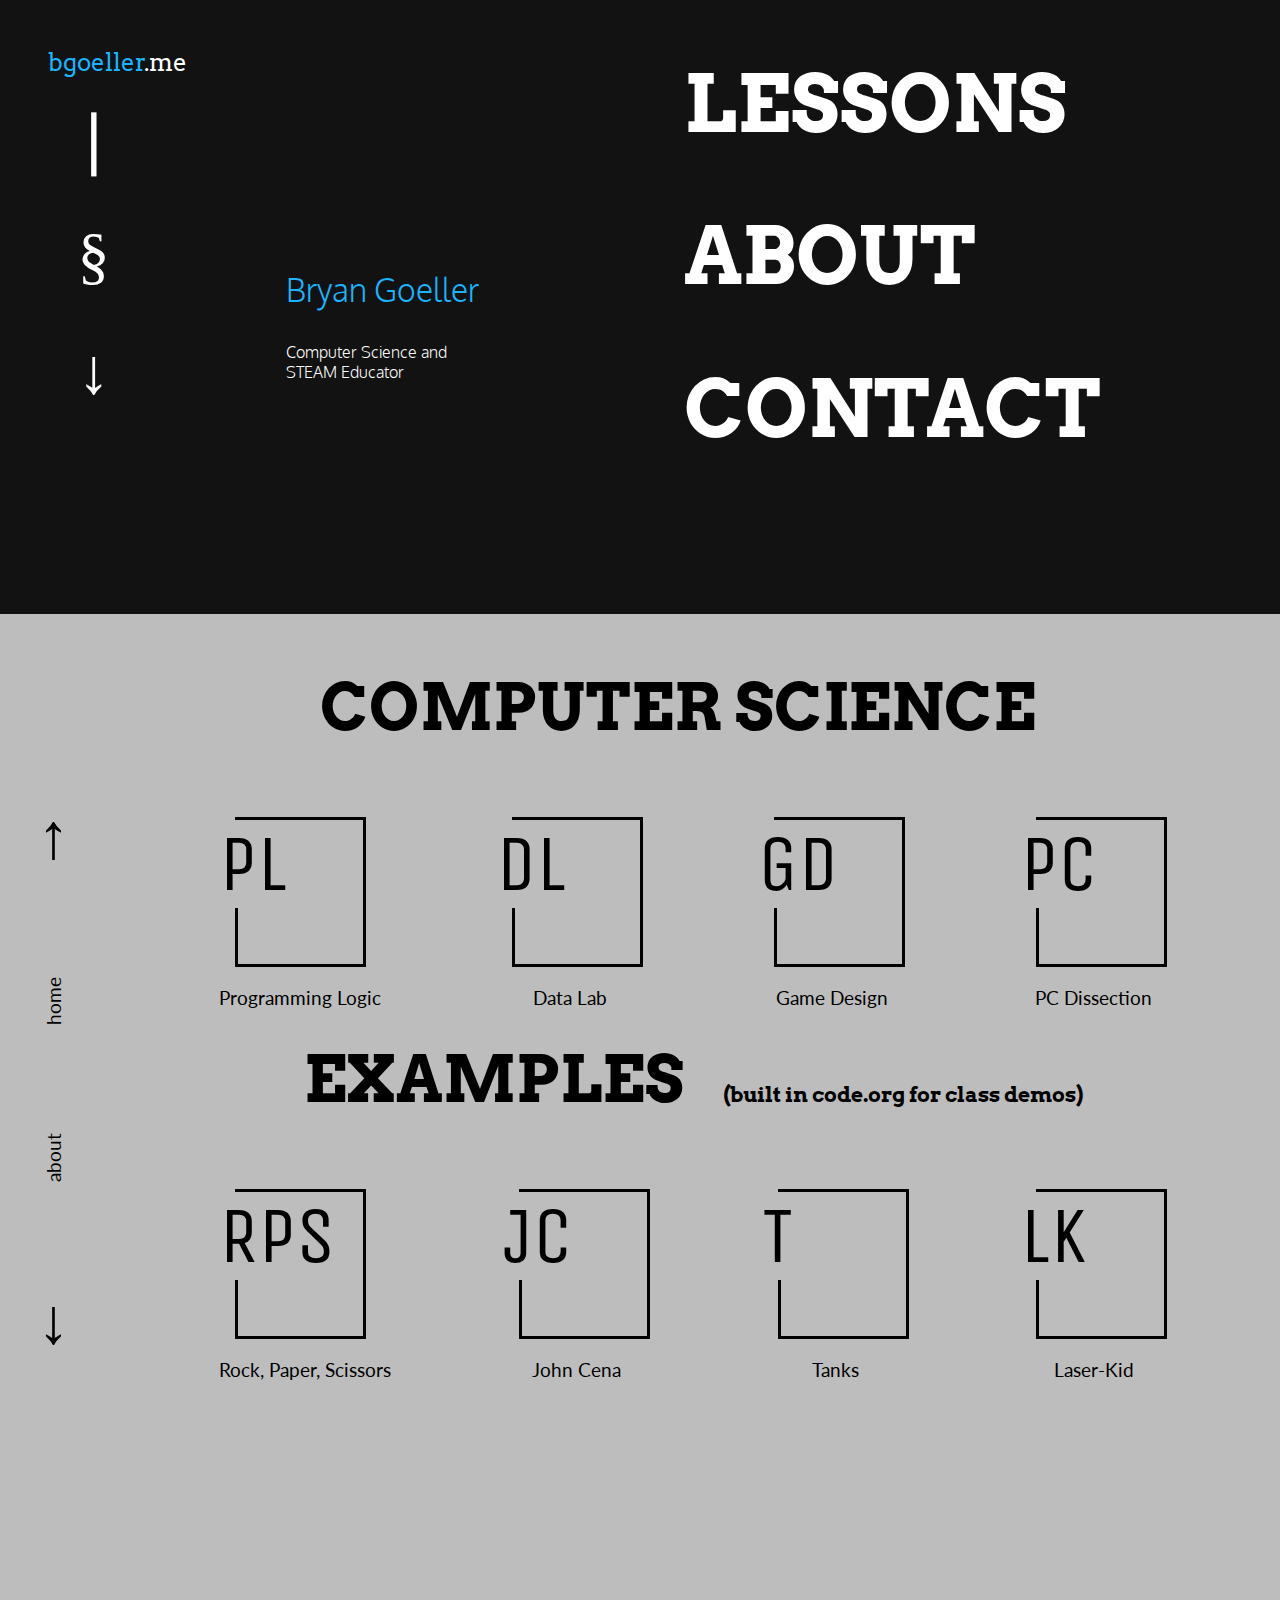
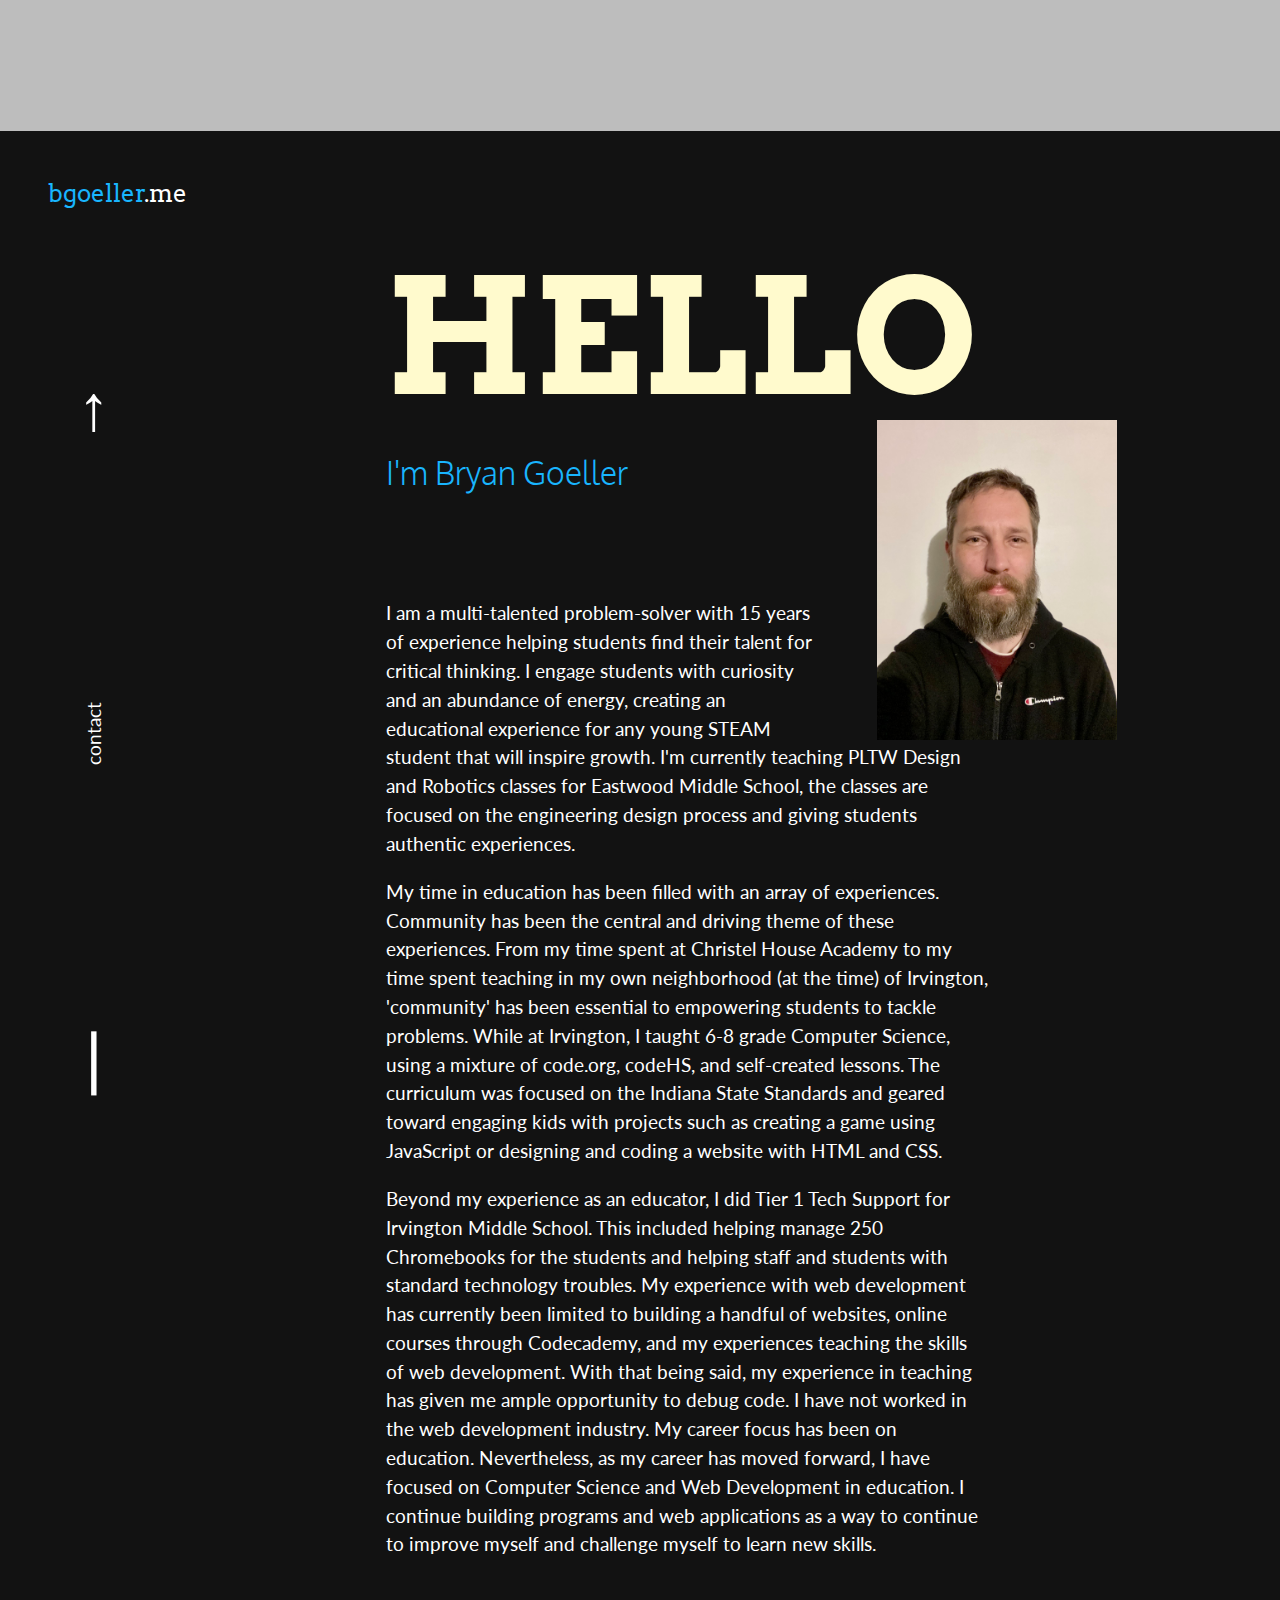
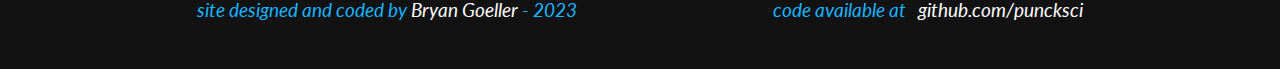
<file: index.html>
<!DOCTYPE html>
<html lang="en" dir="ltr">
<head>
  <meta charset="utf-8">
  <meta name="viewport" content="width=device-width, initial-scale=1.0">
  <title>bgoeller.me</title>
  <link href='./css/style.css' rel='stylesheet'>
  <!-- fonts -->
  <link rel="preconnect" href="https://fonts.googleapis.com">
  <link rel="preconnect" href="https://fonts.gstatic.com" crossorigin>
  <link href="https://fonts.googleapis.com/css2?family=Arvo:ital,wght@0,400;0,700;1,400;1,700&family=Lato:ital,wght@0,100;0,300;0,400;0,700;0,900;1,100;1,300;1,400;1,700;1,900&family=Unica+One&display=swap" rel="stylesheet">
  <link href="https://fonts.googleapis.com/css2?family=Oxygen:wght@300;400;700&display=swap" rel="stylesheet">
</head>
<body>
  <!-- Mobile Exlusion Warning -->
  <div id="mobile-landing">
    <div id='logo'>
      <a href='./index.html'><div class='shift-up'>bgoeller<span class=logo-half>.me</span></div></a>
    </div>
    <div class='mobile-main'>
      <div class='mobile-warning-box'>
        <h5>Our Apologies</h5>
        <p>This site is not recommended for mobile devices.</p>
        <p>Rotate Device -- or -- use Laptop / Desktop</p>
      </div>
    </div>
  </div>
  <!-- True Site -->
  <section id="landing-container">
    <div id='logo'>
      <a href='./index.html'><div class='shift-up'>bgoeller<span class=logo-half>.me</span></div></a>
    </div>
    <nav>
      <div>&#10072;</div>
      <a href='./lessonpages/appdesignoverview.html'><div class='section-glows'>&#167;</div></a>
      <a href='#lessons-container'><div class='shift-down'>&#8595;</div></a>
    </nav>
    <div class="intro-container">
      <h3>Bryan Goeller</h3>
      <h5>Computer Science and
      <br>STEAM Educator</h5>
    </div>
    <div class="nav-landing-container">
      <a href='#lessons-container'><h1 data-nav='lessons' class='text-fill'>lessons</h1></a>
      <a href='#about-container'><h1 data-nav='about' class='text-fill'>about</h1></a>
      <a href='./contact.html'><h1 data-nav='contact' class='text-fill'>contact</h1></a>
    </div>
  </section>
  <section id="lessons-container">
    <nav>
      <a href='#landing-container'><div class='shift-up'>&#8593;</div></a>
      <a href='#landing-container'><div class="rotate"><p>home</p></div></a>
      <a href='#about-container'><div class="rotate"><p>about</p></div></a>
      <a href='#about-container'><div class='shift-down'>&#8595;</div></a>
    </nav>
    <h2 class="cs-title">Computer Science</h2>
    <div class="cs-image-container">
      <a href='./lessonpages/programlogic.html'>
        <button class="btn-box glows">
          <h3>PL</h3>
          <div class="half-line"></div>
          <div class="box-line"></div>
          <p>Programming Logic</p>
        </button>
      </a>
      <a href='./lessonpages/datalab.html'>
      <button class="btn-box glows">
        <h3>DL</h3>
        <div class="half-line"></div>
        <div class="box-line"></div>
          <p>Data Lab</p>
      </button>
      </a>
      <a href='./lessonpages/gamedesign.html'>
      <button class="btn-box glows">
        <h3>GD</h3>
        <div class="half-line"></div>
        <div class="box-line"></div>
        <p>Game Design</p>
      </button>
      </a>
      <a href='./lessonpages/pcdissection.html'>
      <button class="btn-box glows">
        <h3>PC</h3>
        <div class="half-line"></div>
        <div class="box-line"></div>
        <p>PC Dissection</p>
      </button>
      </a>
    </div>
    <h2 class="ex-title">Examples &nbsp; <span class='ex-sub-title'>&#40;built in Code.org for
      class demos&#41;</span></h2>
    <div class="ex-image-container">
      <a href='https://studio.code.org/projects/applab/Xt6WdDRH628LYyGGIbdpw8OHANCtjJ89-ZfeHih2Iyc' target='_blank' rel='noopener noreferrer'>
      <button class="btn-box glows">
        <h3>RPS</h3>
        <div class="half-line"></div>
        <div class="box-line"></div>
          <p>Rock, Paper, Scissors</p>
      </button>
      </a>
      <a href='https://studio.code.org/projects/gamelab/rhSDqREQ-DeuaS4w0j9jKeVRDaBMOtgBc7Cy1BxTKmg' target='_blank' rel='noopener noreferrer'>
      <button class="btn-box glows">
        <h3>JC</h3>
        <div class="half-line"></div>
        <div class="box-line"></div>
          <p>John Cena</p>
      </button>
      </a>
      <a href='https://studio.code.org/projects/gamelab/Xt6WdDRH628LYyGGIbdpw5oXYQPQLnjGChhZD6hJSGY' target='_blank' rel='noopener noreferrer'>
      <button class="btn-box glows">
        <h3>T</h3>
        <div class="half-line"></div>
        <div class="box-line"></div>
          <p>Tanks</p>
      </button>
      </a>
      <a href='https://studio.code.org/projects/gamelab/5Og74zF578HxtbzGIlHfzRGKCPTlpqN-XVoe8DfKXKA' target='_blank' rel='noopener noreferrer'>
      <button class="btn-box glows">
        <h3>LK</h3>
        <div class="half-line"></div>
        <div class="box-line"></div>
          <p>Laser-Kid</p>
      </button>
      </a>
    </div>
  </section>
  <section id="about-container">
    <div id='logo'>
      <a href='./index.html'><div class='shift-up'>bgoeller<span class=logo-half>.me</span></div></a>
    </div>
    <nav>
        <a href='#lessons-container'><div class='shift-up'>&#8593;</div></a>
        <a href='./contact.html'><div class='rotate'><p>contact</p></div></a>
        <a href='#landing-container'><div class='shift-up'>&#10072;</div></a>
    </nav>
    <h1 class="hello">Hello</h1>
    <h3 class="iam">I'm Bryan Goeller</h3>
    <div class="bio">
      <img class='selfie' src='./resources/bg-me.jpg' alt='selfie'>
      <div class='bio-text'>
      <p>I am a multi-talented problem-solver with 15 years of experience helping students find their talent for critical thinking.
      I engage students with curiosity and an abundance of energy, creating an educational experience for
      any young STEAM student that will inspire growth.
      I'm currently teaching PLTW Design and Robotics classes for Eastwood Middle School, the classes are
      focused on the engineering design process and giving students authentic experiences.
      </p>
      <p>My time in education has been filled with an array of experiences.
      Community has been the central and driving theme of these experiences.
      From my time spent at Christel House Academy to my time spent teaching in my own
      neighborhood &#40;at the time&#41; of Irvington, 'community' has been essential to empowering students to tackle problems.
      While at Irvington, I taught 6-8 grade Computer Science, using a mixture of code.org, codeHS, and
      self-created lessons. The curriculum was focused on the Indiana State Standards and geared toward
      engaging kids with projects such as creating a game using JavaScript or designing and coding a
      website with HTML and CSS.
      </p>
      <p>Beyond my experience as an educator, I did Tier 1 Tech Support for Irvington Middle School.
      This included helping manage 250 Chromebooks for the students and helping staff and students with
      standard technology troubles.
      My experience with web development has currently been limited to building a handful of websites,
      online courses through Codecademy, and my experiences teaching the skills of web development.
      With that being said, my experience in teaching has given me ample opportunity to debug code.
      I have not worked in the web development industry.
      My career focus has been on education.
      Nevertheless, as my career has moved forward, I have focused on Computer Science and
      Web Development in education.
      I continue building programs and web applications as a way to continue to improve myself
      and challenge myself to learn new skills.
      </p>
      </div>
    </div>

  </section>
  <footer>
    <p>site designed and coded by <span class='color-flip'>Bryan Goeller</span> - 2023</p>
    <p>code available at &nbsp <a href='https://github.com/punksci'>github.com/puncksci</a></p>
  </footer>
</body>
</html>
</file>
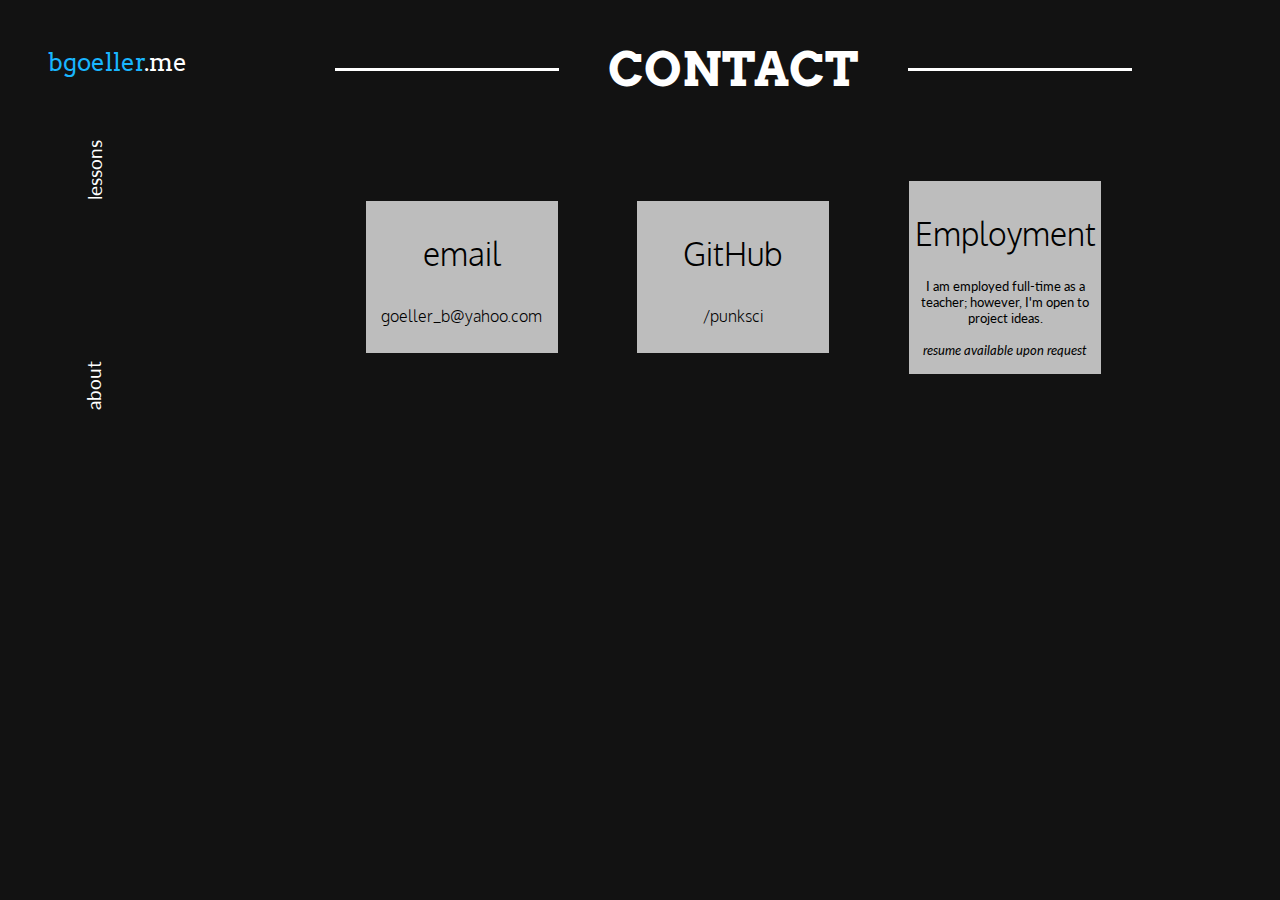
<file: contact.html>
<!DOCTYPE html>
<html lang="en" dir="ltr">
  <head>
    <meta charset="utf-8">
    <meta name="viewport" content="width=device-width, initial-scale=1.0">
    <title>bgoeller.me</title>
    <link href='./css/style.css' rel='stylesheet'>
    <!-- fonts -->
    <link rel="preconnect" href="https://fonts.googleapis.com">
    <link rel="preconnect" href="https://fonts.gstatic.com" crossorigin>
    <link href="https://fonts.googleapis.com/css2?family=Arvo:ital,wght@0,400;0,700;1,400;1,700&family=Lato:ital,wght@0,100;0,300;0,400;0,700;0,900;1,100;1,300;1,400;1,700;1,900&family=Unica+One&display=swap" rel="stylesheet">
    <link href="https://fonts.googleapis.com/css2?family=Oxygen:wght@300;400;700&display=swap" rel="stylesheet">
  </head>
  <body>
    <section id='contact-page'>
      <div id='logo'>
        <a href='./index.html'><div class='shift-up'>bgoeller<span class=logo-half>.me</span></div></a>
      </div>
      <nav>
        <a href='./index.html#lessons-container'><div class="rotate"><p>lessons</p></div></a>
        <a href='./index.html#about-container'><div class="rotate"><p>about</p></div></a>
      </nav>
      <div class='contact-title'>
        <div class='line'></div>
        <h2>contact</h2>
        <div class='line'></div>
      </div>
      <div class='contact-container'>
        <div class='email box'>
          <h3>email</h3>
          <a href="mailto:goeller_b@yahoo.com"><h5>goeller_b@yahoo.com</h5></a>
        </div>
        <div class='social box'>
          <h3>GitHub</h3>
          <h5>/punksci</h5>
        </div>
        <div class='resume box'>
          <h3>Employment</h3>
            <p>I am employed full-time as a teacher; however, I'm open to project ideas.</p>
          <p class='italic-lato'>resume available upon request</p>
        </div>
      </div>

    </section>
  </body>
</html>
</file>
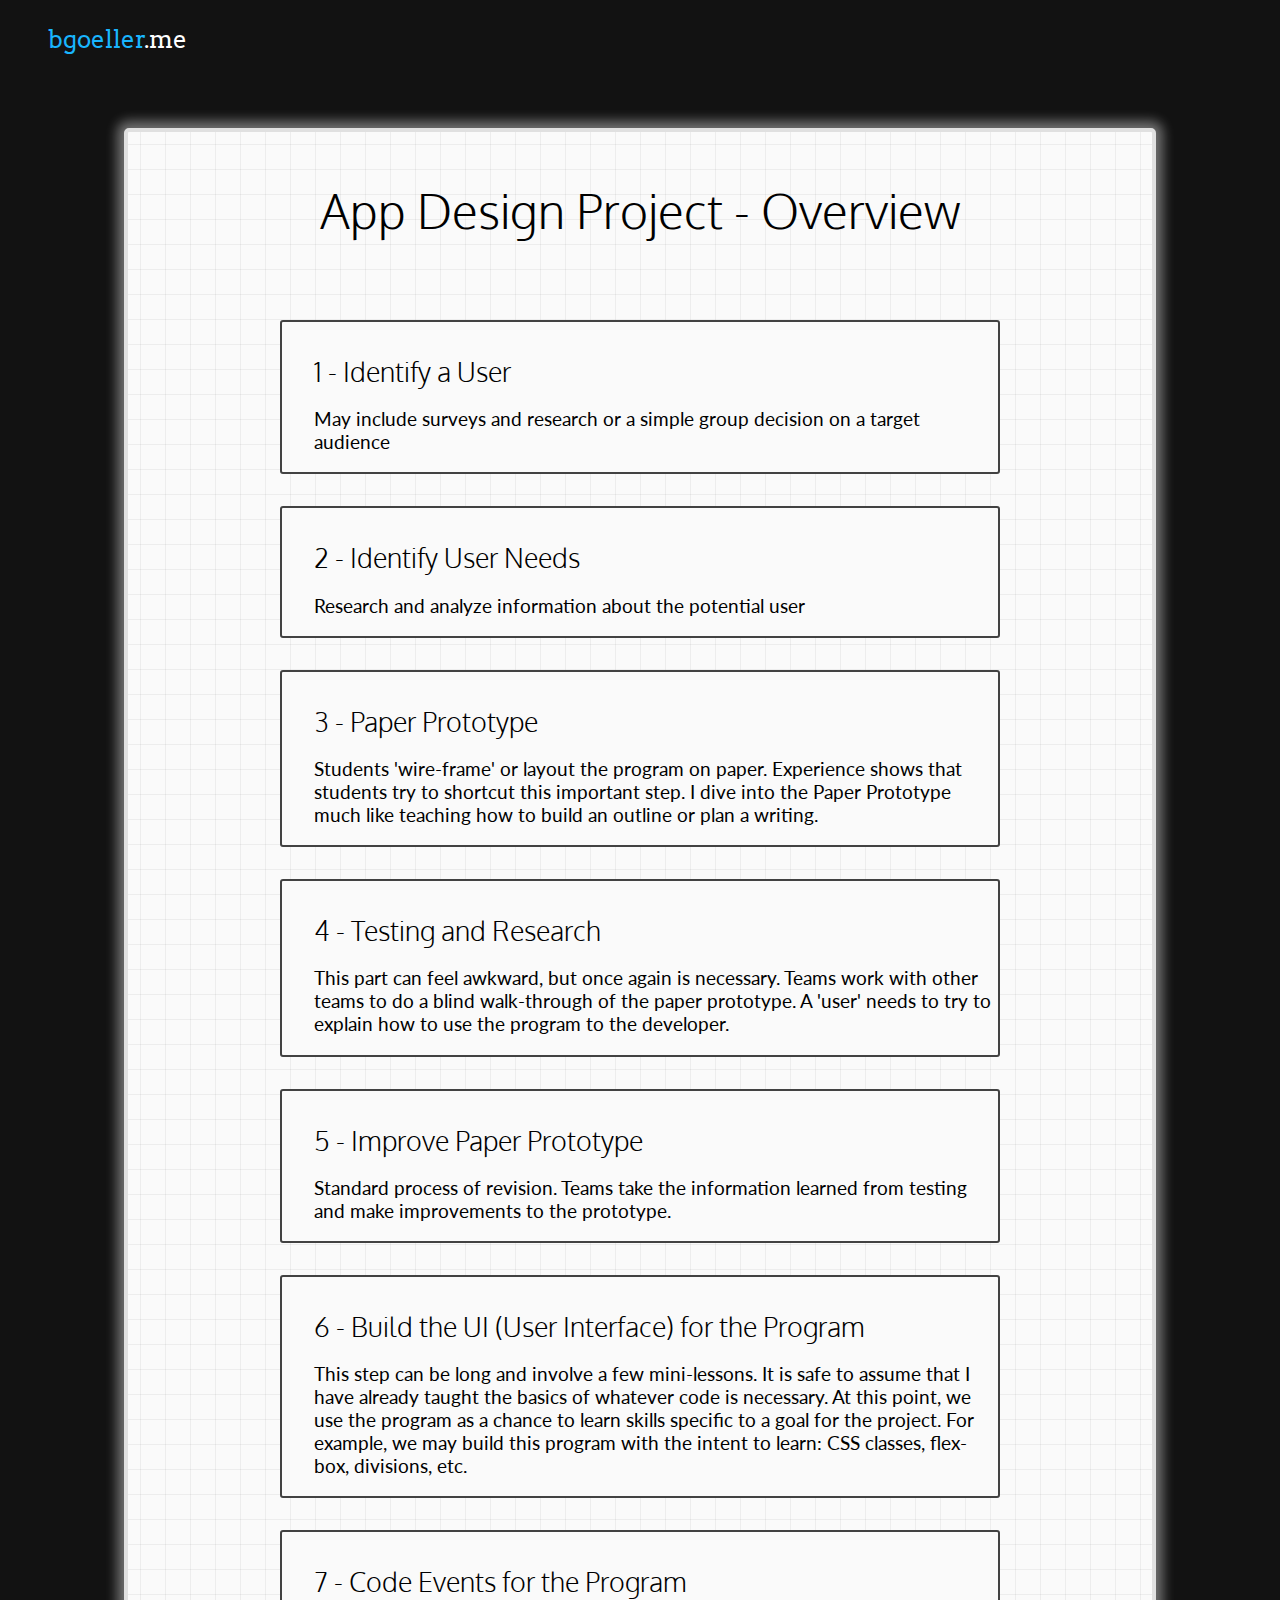
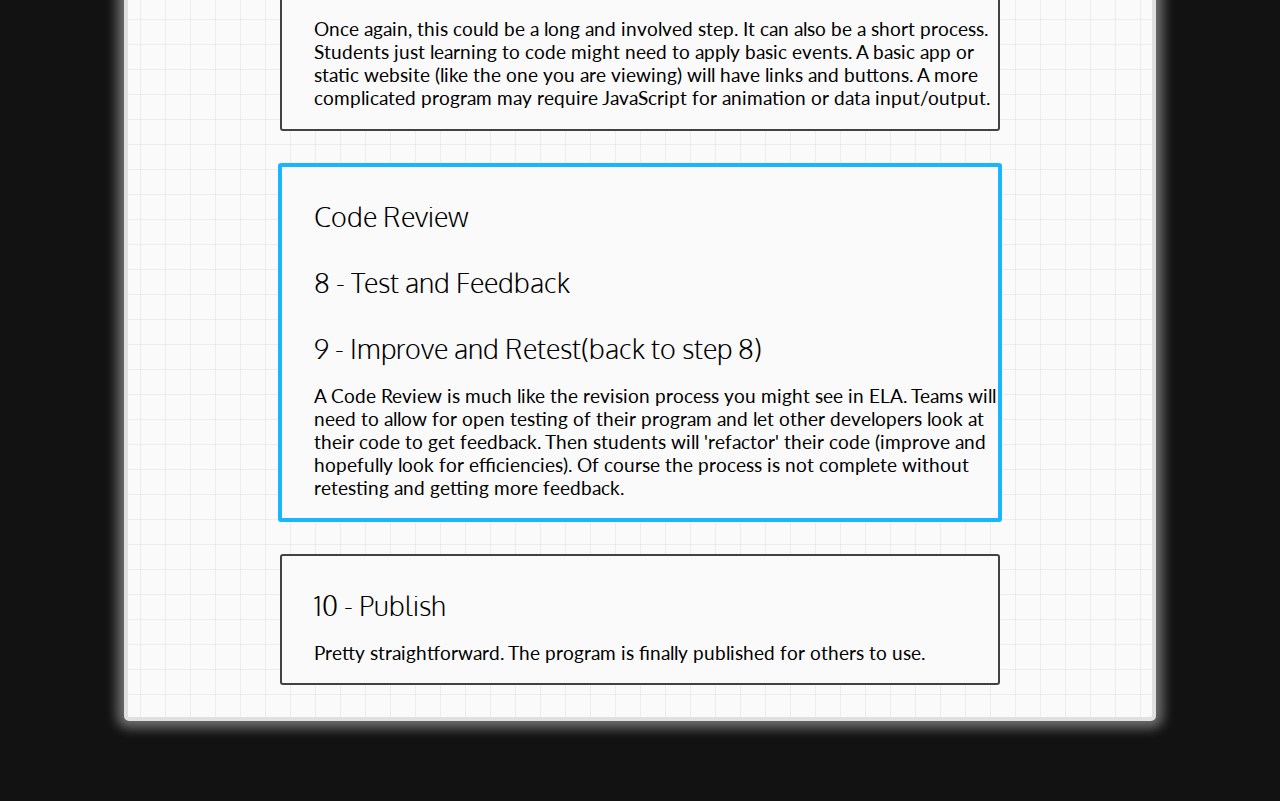
<file: lessonpages/appdesignoverview.html>
<!DOCTYPE html>
<html lang="en" dir="ltr">
  <head>
    <meta charset="utf-8">
    <meta name="viewport" content="width=device-width, initial-scale=1.0">
    <title>bgoeller.me</title>
    <link href='../css/style.css' rel='stylesheet'>
    <!-- fonts -->
    <link rel="preconnect" href="https://fonts.googleapis.com">
    <link rel="preconnect" href="https://fonts.gstatic.com" crossorigin>
    <link href="https://fonts.googleapis.com/css2?family=Arvo:ital,wght@0,400;0,700;1,400;1,700&family=Lato:ital,wght@0,100;0,300;0,400;0,700;0,900;1,100;1,300;1,400;1,700;1,900&family=Unica+One&display=swap" rel="stylesheet">
    <link href="https://fonts.googleapis.com/css2?family=Oxygen:wght@300;400;700&display=swap" rel="stylesheet">
  </head>
  <body>
    <header id='overview-page'>
      <div id='logo'>
        <a href='../index.html'><div class='shift-up'>bgoeller<span class=logo-half>.me</span></div></a>
      </div>
    </header>
    <div class='paper-flex'>
      <div id='graph-paper'>
        <section id='overview-main' class='task-flex'>
          <h3 class='dark-text'>App Design Project - Overview</h3>
          <div class='task-box'>
            <h5 class='dark-text'>1 - Identify a User</h5>
            <p class='dark-text'>May include surveys and research or a simple group decision on a
              target audience</p>
          </div>
          <div class='task-box'>
            <h5 class='dark-text'>2 - Identify User Needs</h5>
            <p class='dark-text'>Research and analyze information about the potential user</p>
          </div>
          <div class='task-box'>
            <h5 class='dark-text'>3 - Paper Prototype</h5>
            <p class='dark-text'>Students 'wire-frame' or layout the program on paper.
              Experience shows that students try to shortcut this important step.
              I dive into the Paper Prototype much like teaching how to build an outline or plan a writing.
            </p>
          </div>
          <div class='task-box'>
            <h5 class='dark-text'>4 - Testing and Research</h5>
            <p class='dark-text'>This part can feel awkward, but once again is necessary.
              Teams work with other teams to do a blind walk-through of the paper prototype.
              A 'user' needs to try to explain how to use the program to the developer.</p>
          </div>
          <div class='task-box'>
            <h5 class='dark-text'>5 - Improve Paper Prototype</h5>
            <p class='dark-text'>Standard process of revision.
              Teams take the information learned from testing and make improvements to the prototype.</p>
          </div>
          <div class='task-box'>
            <h5 class='dark-text'>6 - Build the UI (User Interface) for the Program</h5>
            <p class='dark-text'>This step can be long and involve a few mini-lessons.
              It is safe to assume that I have already taught the basics of whatever code is necessary.
              At this point, we use the program as a chance to learn skills specific to a goal for the project.
              For example, we may build this program with the intent to learn:
              CSS classes, flex-box, divisions, etc.</p>
          </div>
          <div class='task-box'>
            <h5 class='dark-text'>7 - Code Events for the Program</h5>
            <p class='dark-text'>Once again, this could be a long and involved step.
              It can also be a short process.  Students just learning to code might need to apply basic events.
              A basic app or static website (like the one you are viewing) will have links and buttons.
              A more complicated program may require JavaScript for animation or data input/output.</p>
          </div>
          <a href='./codereview.html'><div class='task-box blue-border'>
            <h5 class='dark-text'>Code Review</h5>
            <h5 class='dark-text'>8 - Test and Feedback</h5>
            <h5 class='dark-text'>9 - Improve and Retest(back to step 8)</h5>
            <p class='dark-text'>A Code Review is much like the revision process you might see in ELA.
              Teams will need to allow for open testing of their program and let other developers look
              at their code to get feedback.
              Then students will 'refactor' their code (improve and hopefully look for efficiencies).
              Of course the process is not complete without retesting and getting more feedback.</p>
          </div></a>
          <div class='task-box bottom-margin-fix'>
            <h5 class='dark-text'>10 - Publish</h5>
            <p class='dark-text'>Pretty straightforward.  The program is finally published for others to use.
            </p>
          </div>
        </section>
      </div>
    </div>
  </body>
</html>
</file>
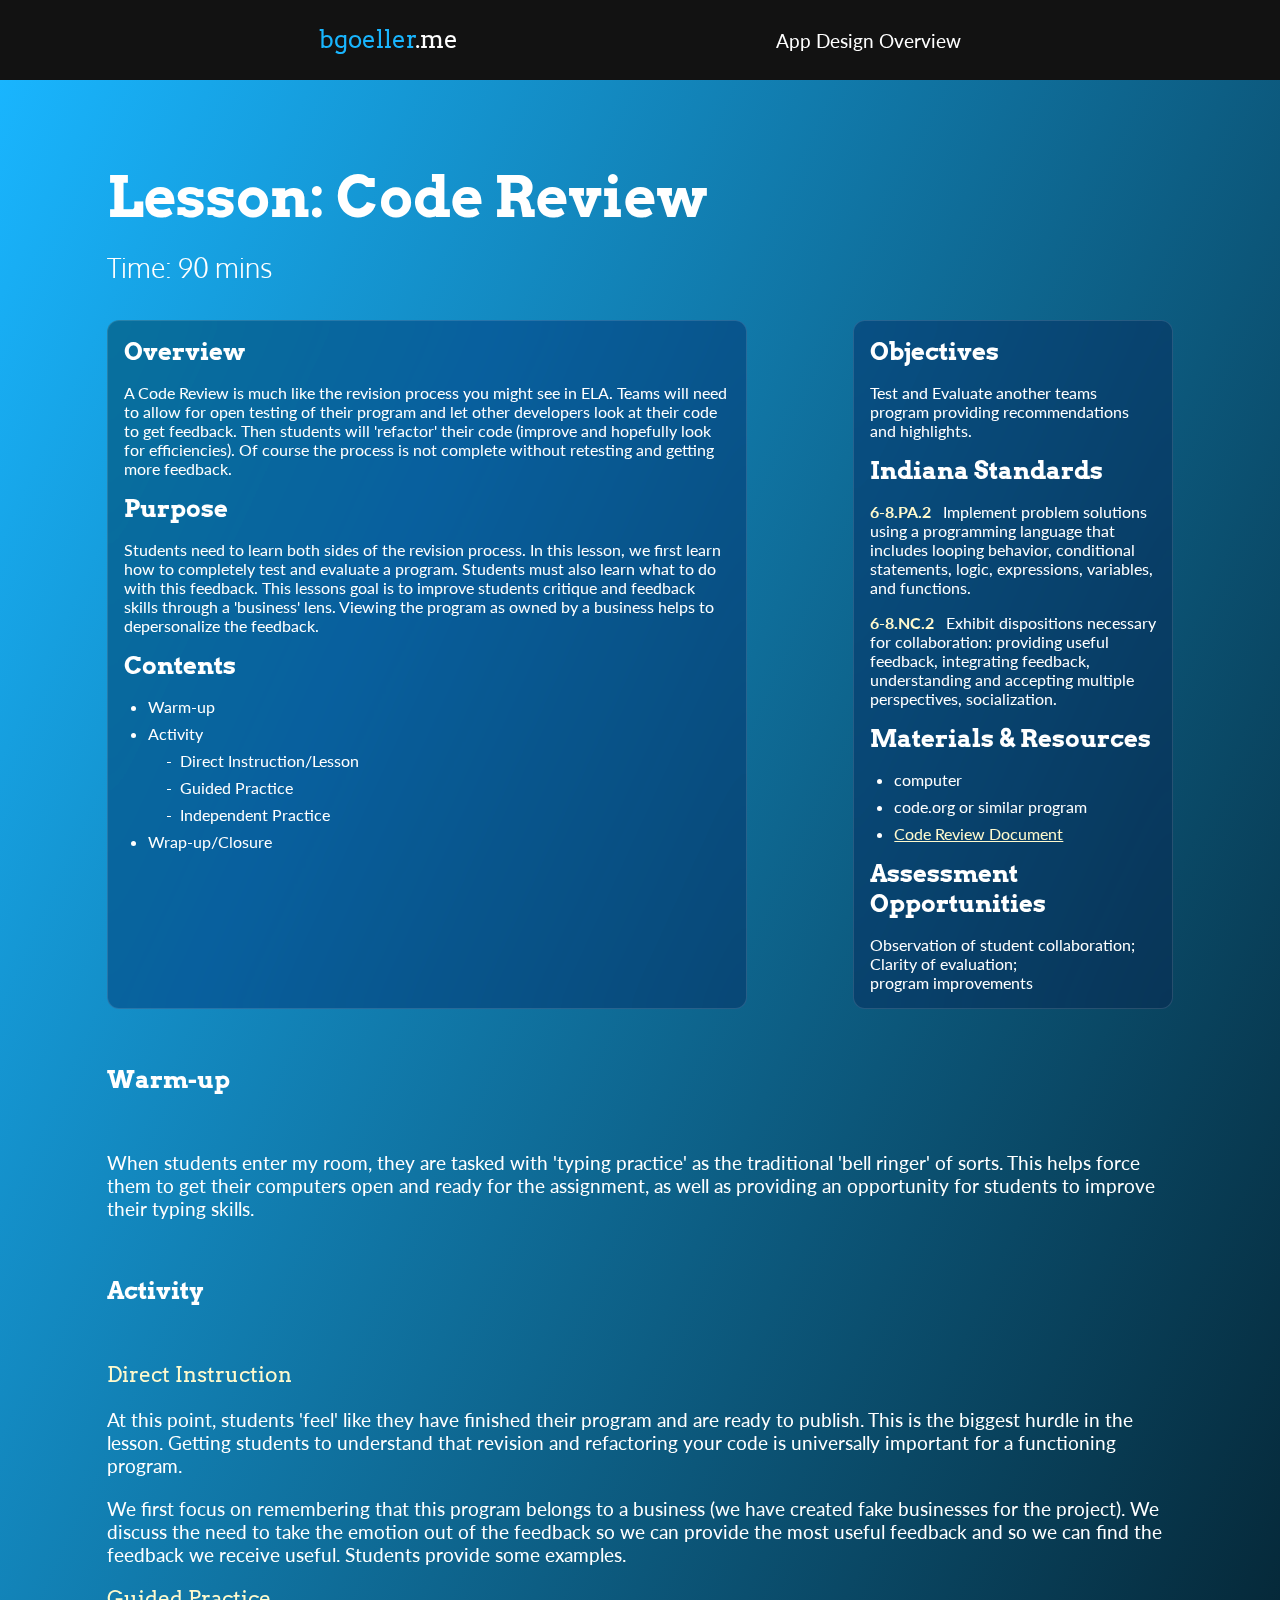
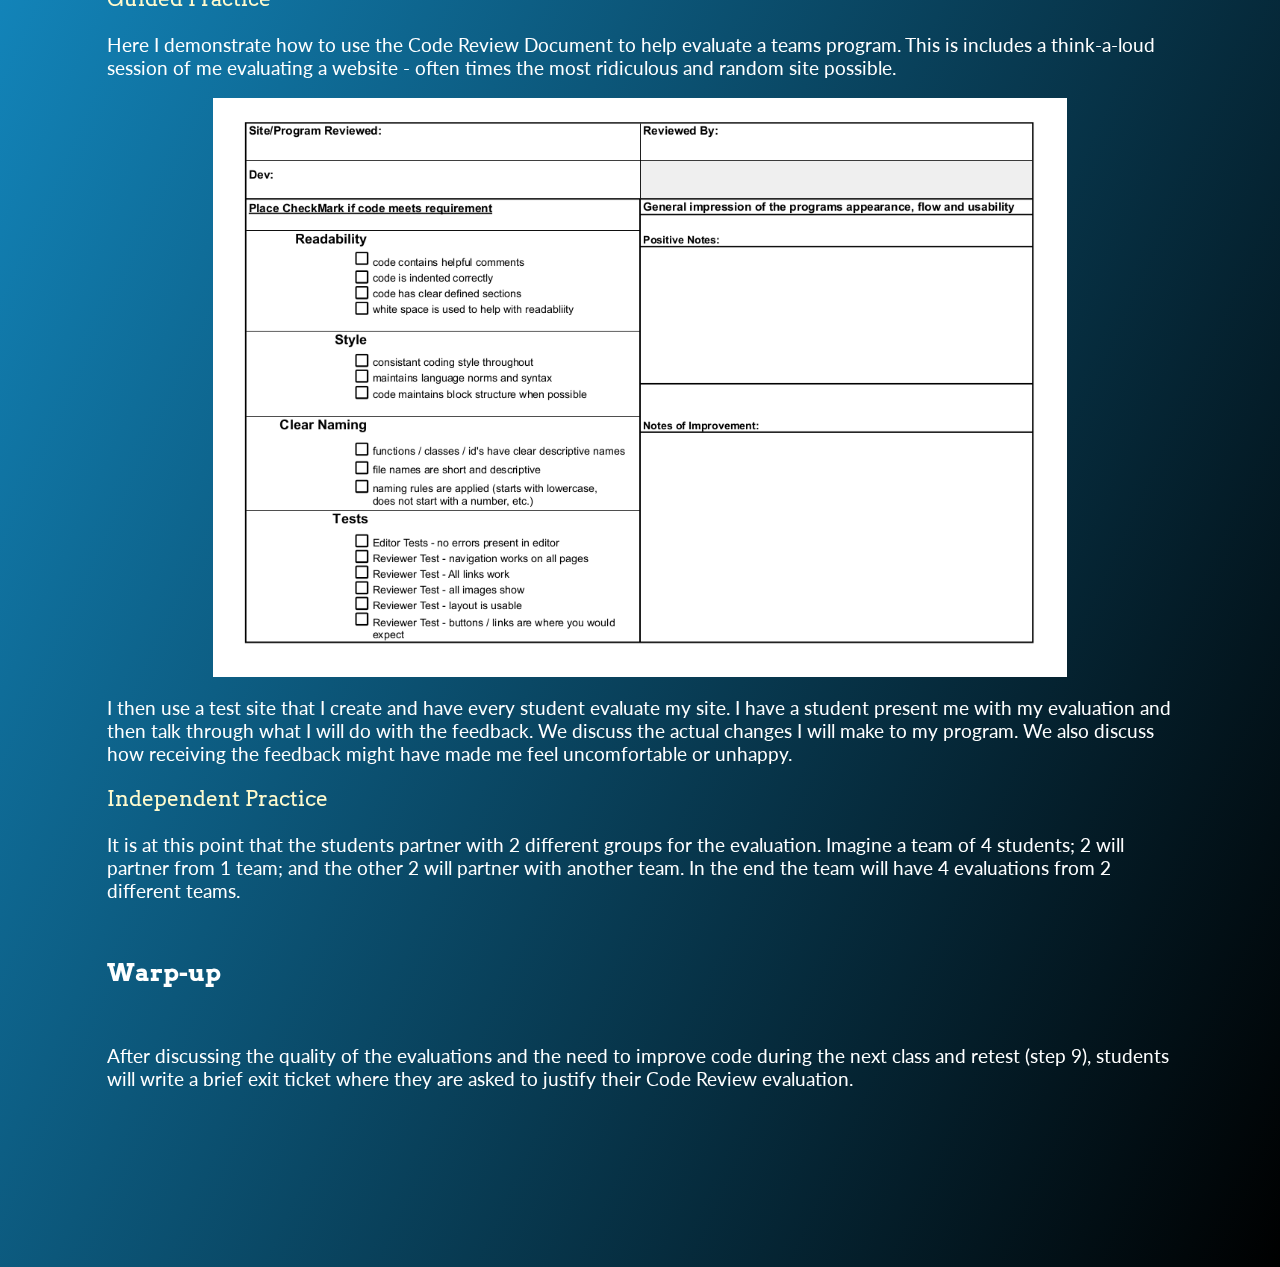
<file: lessonpages/codereview.html>
<!DOCTYPE html>
<html lang="en" dir="ltr">
  <head>
    <meta charset="utf-8">
    <meta name="viewport" content="width=device-width, initial-scale=1.0">
    <title>bgoeller.me/programlogic</title>
    <link href='../css/style.css' rel='stylesheet'>
    <!-- fonts -->
    <link rel="preconnect" href="https://fonts.googleapis.com">
    <link rel="preconnect" href="https://fonts.gstatic.com" crossorigin>
    <link href="https://fonts.googleapis.com/css2?family=Arvo:ital,wght@0,400;0,700;1,400;1,700&family=Lato:ital,wght@0,100;0,300;0,400;0,700;0,900;1,100;1,300;1,400;1,700;1,900&family=Unica+One&display=swap" rel="stylesheet">
    <link href="https://fonts.googleapis.com/css2?family=Oxygen:wght@300;400;700&display=swap" rel="stylesheet">
  </head>
  <body>
    <header>
      <div id='logo'>
        <a href='../index.html'><div class='shift-up'>bgoeller<span class=logo-half>.me</span></div></a>
      </div>
      <a href='./appdesignoverview.html'><p>App Design Overview</p></a>
    </header>

    <section id='lesson-grid'>
      <div class='title-time'>
        <h4>Lesson: Code Review</h4>
          <br>
        <h5>Time: 90 mins</h5>
      </div>

      <div class='left-frame'>
        <h6>Overview</h6>
        <p>A Code Review is much like the revision process you might see in ELA.
          Teams will need to allow for open testing of their program and let other developers look
          at their code to get feedback.
          Then students will 'refactor' their code (improve and hopefully look for efficiencies).
          Of course the process is not complete without retesting and getting more feedback.</p>
        <h6>Purpose</h6>
        <p>Students need to learn both sides of the revision process.
          In this lesson, we first learn how to completely test and evaluate a program.
          Students must also learn what to do with this feedback.
          This lessons goal is to improve students critique and feedback skills through a
          'business' lens. Viewing the program as owned by a business helps to depersonalize the feedback.</p>
        <h6>Contents</h6>
        <ul>
          <a href='./lessonpages/programlogic.html#warm-up'><li>Warm-up</li></a>
          <a href='./lessonpages/programlogic.html#activity'><li>Activity</li></a>
          <a href='./lessonpages/programlogic.html#direct-instruction'><li class='tab'>Direct Instruction/Lesson</li></a>
          <a href='./lessonpages/programlogic.html#guided-practice'><li class='tab'>Guided Practice</li></a>
          <a href='./lessonpages/programlogic.html#independent-practice'><li class='tab'>Independent Practice</li></a>
          <a href='./lessonpages/programlogic.html#wrap-up'><li>Wrap-up/Closure</li></a>
        </ul>
      </div>

      <div class='right-frame'>
        <h6>Objectives</h6>
        <p>Test and Evaluate another teams program providing recommendations and highlights.</p>
        <h6>Indiana Standards</h6>
        <p><span class='indicator-bold'>6-8.PA.2</span> &nbsp Implement problem solutions using a programming
          language that includes looping behavior, conditional statements, logic, expressions, variables, and
          functions.</p>
        <p><span class='indicator-bold'>6-8.NC.2</span> &nbsp Exhibit dispositions necessary for
          collaboration: providing useful feedback,
          integrating feedback, understanding and accepting multiple perspectives, socialization.</p>
        <h6>Materials & Resources</h6>
        <ul>
          <li>computer</li>
          <li>code.org or similar program</li>
          <li class='pdf-link'>
            <a href='../resources/codeReview.pdf' target='_blank' rel='noopener noreferrer'>Code Review Document</a></li>
        </ul>
        <h6>Assessment Opportunities</h6>
        <p>Observation of student collaboration;<br>Clarity of evaluation;<br>program improvements</p>
      </div>

      <div class='lesson-main'>
        <div id='warm-up'>
          <h6>Warm-up</h6>
          <p>When students enter my room, they are tasked with 'typing practice' as the traditional
            'bell ringer' of sorts.  This helps force them to get their computers open and ready for the
            assignment, as well as providing an opportunity for students to improve their typing skills.</p>
        </div>

        <div id='activity'>
          <h6>Activity</h6>
          <div id='direct-instruction'>
            <p class='small-heading'>Direct Instruction</p>
            <p>At this point, students 'feel' like they have finished their program and are ready to
              publish.  This is the biggest hurdle in the lesson.  Getting students to understand that
              revision and refactoring your code is universally important for a functioning program.</p>
            <p>We first focus on remembering that this program belongs to a business (we have created
              fake businesses for the project).  We discuss the need to take the emotion out of the
              feedback so we can provide the most useful feedback and so we can find the feedback we
              receive useful.  Students provide some examples.</p>
          </div>

          <div id='guided-practice'>
            <p class='small-heading'>Guided Practice</p>
            <p>Here I demonstrate how to use the Code Review Document to help evaluate a teams program.
              This is includes a think-a-loud session of me evaluating a website - often times the most
              ridiculous and random site possible.</p>
            <div class='paper-flex'>
              <img class='code-review-form' src='../resources/codeReviewdoc.png' alt='example of a code review form'>
            </div>
            <p>I then use a test site that I create and have every student evaluate my site.
              I have a student present me with my evaluation and then talk through what I will do with
              the feedback.  We discuss the actual changes I will make to my program.  We also discuss
              how receiving the feedback might have made me feel uncomfortable or unhappy.</p>
          </div>

          <div id='independent-practice'>
            <p class='small-heading'>Independent Practice</p>
            <p>It is at this point that the students partner with 2 different groups for the evaluation.
              Imagine a team of 4 students; 2 will partner from 1 team; and the other 2 will partner
              with another team.  In the end the team will have 4 evaluations from 2 different teams.</p>
          </div>
        </div>

        <div id='wrap-up'>
          <h6>Warp-up</h6>
          <p>After discussing the quality of the evaluations and the need to improve code during the next
            class and retest (step 9), students will write a brief exit ticket where they
            are asked to justify their Code Review evaluation.</p>
        </div>
      </div>
    </section>
  </body>
</html>
</file>
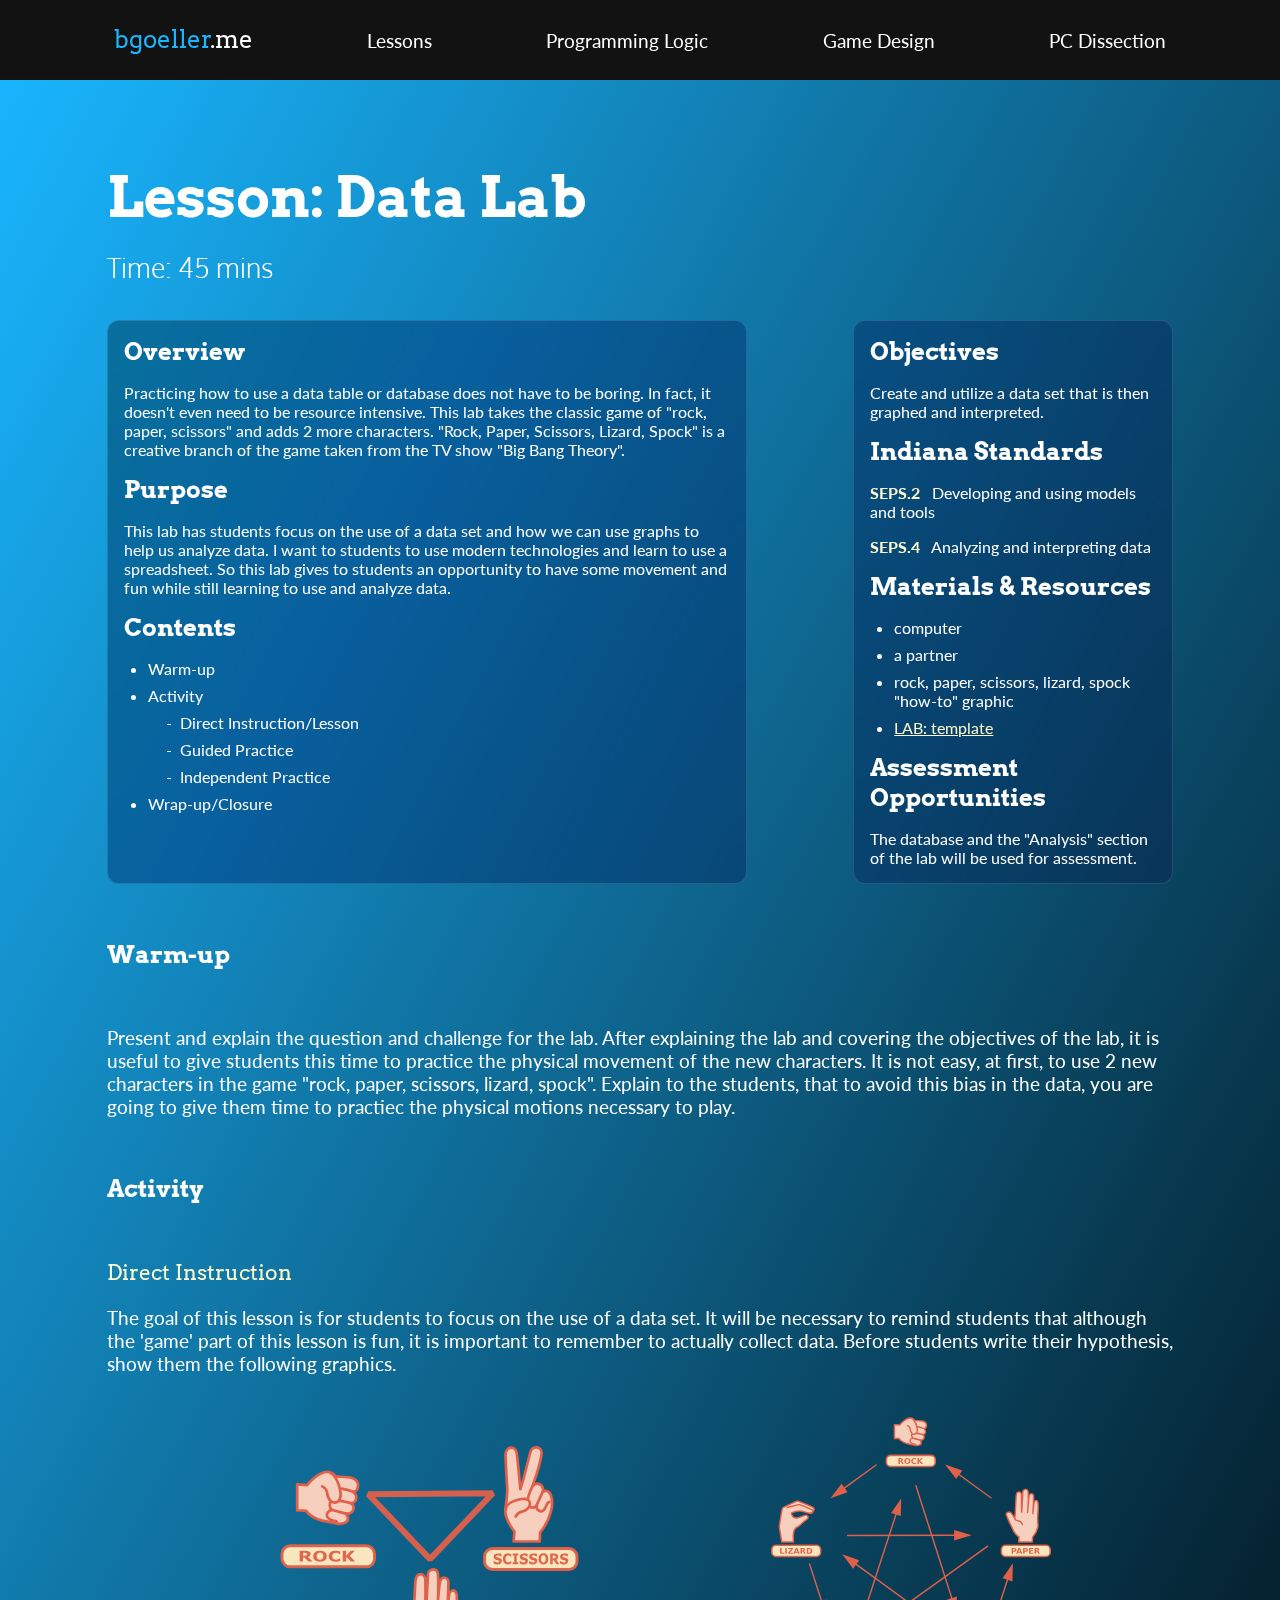
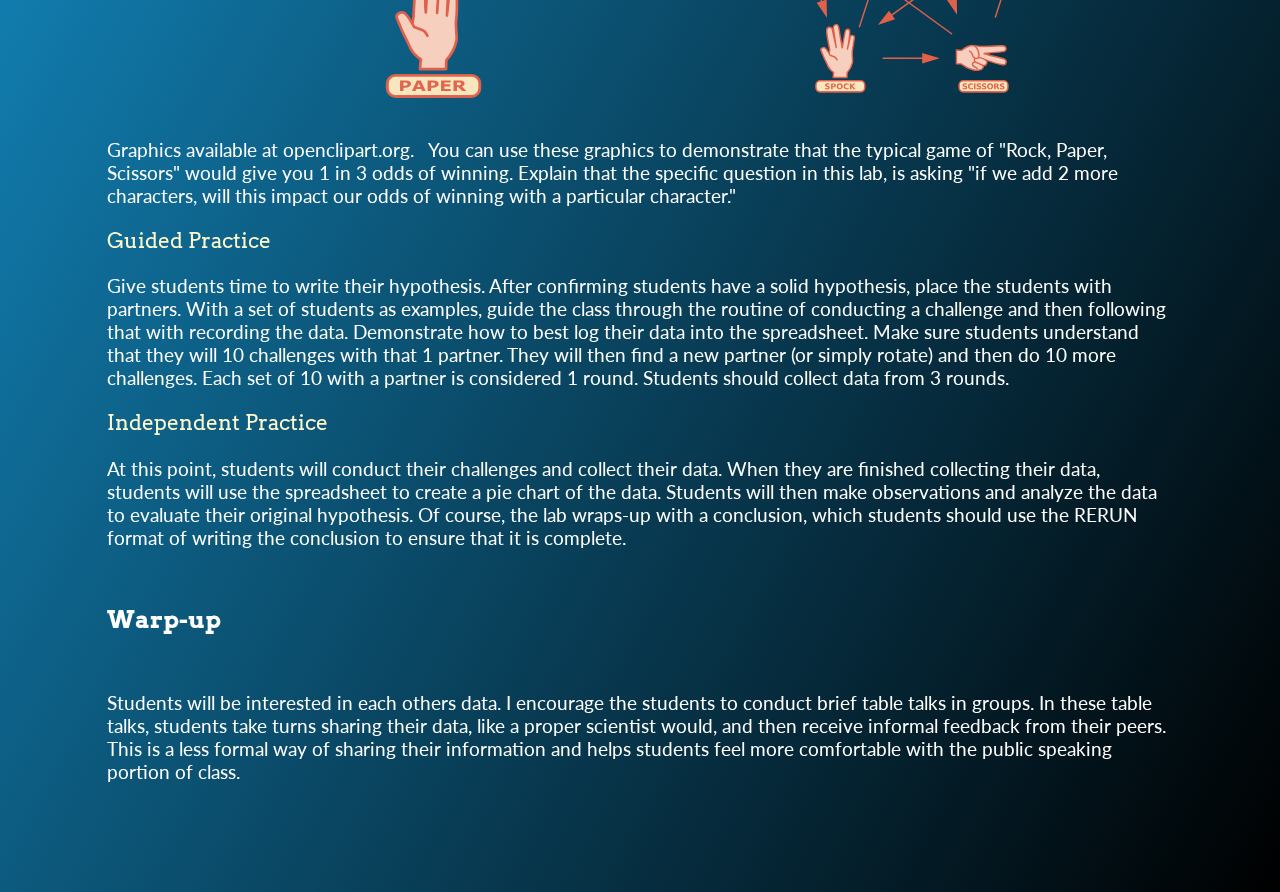
<file: lessonpages/datalab.html>
<!DOCTYPE html>
<html lang="en" dir="ltr">
  <head>
    <meta charset="utf-8">
    <meta name="viewport" content="width=device-width, initial-scale=1.0">
    <title>bgoeller.me/dataLab</title>
    <link href='../css/style.css' rel='stylesheet'>
    <!-- fonts -->
    <link rel="preconnect" href="https://fonts.googleapis.com">
    <link rel="preconnect" href="https://fonts.gstatic.com" crossorigin>
    <link href="https://fonts.googleapis.com/css2?family=Arvo:ital,wght@0,400;0,700;1,400;1,700&family=Lato:ital,wght@0,100;0,300;0,400;0,700;0,900;1,100;1,300;1,400;1,700;1,900&family=Unica+One&display=swap" rel="stylesheet">
    <link href="https://fonts.googleapis.com/css2?family=Oxygen:wght@300;400;700&display=swap" rel="stylesheet">
  </head>
  <body>
    <header>
      <div id='logo'>
        <a href='../index.html'><div class='shift-up'>bgoeller<span class=logo-half>.me</span></div></a>
      </div>
        <a href='../index.html#lessons-container'><p>Lessons</p></a>
        <a href='./programlogic.html'><p>Programming Logic</p></a>
        <a href='./gamedesign.html'><p>Game Design</p></a>
        <a href='./pcdissection.html'><p>PC Dissection</p></a>
    </header>

    <section id='lesson-grid'>
      <div class='title-time'>
        <h4>Lesson: Data Lab</h4>
          <br>
        <h5>Time: 45 mins</h5>
      </div>

      <div class='left-frame'>
        <h6>Overview</h6>
        <p>Practicing how to use a data table or database does not have to be boring.
        In fact, it doesn't even need to be resource intensive.
        This lab takes the classic game of "rock, paper, scissors" and adds 2 more characters.
        "Rock, Paper, Scissors, Lizard, Spock" is a creative branch of the game taken from the TV show
        "Big Bang Theory".</p>
        <h6>Purpose</h6>
        <p>This lab has students focus on the use of a data set and how we can use graphs to help us
        analyze data.  I want to students to use modern technologies and learn to use a spreadsheet.
        So this lab gives to students an opportunity to have some movement and fun while still learning
        to use and analyze data.</p>
        <h6>Contents</h6>
        <ul>
          <a href='./datalab.html#warm-up'><li>Warm-up</li></a>
          <a href='./datalab.html#activity'><li>Activity</li></a>
          <a href='./datalab.html#direct-instruction'><li class='tab'>Direct Instruction/Lesson</li></a>
          <a href='./datalab.html#guided-practice'><li class='tab'>Guided Practice</li></a>
          <a href='./datalab.html#independent-practice'><li class='tab'>Independent Practice</li></a>
          <a href='./datalab.html#wrap-up'><li>Wrap-up/Closure</li></a>
        </ul>
      </div>

      <div class='right-frame'>
        <h6>Objectives</h6>
        <p>Create and utilize a data set that is then graphed and interpreted.</p>
        <h6>Indiana Standards</h6>
        <p><span class='indicator-bold'>SEPS.2</span> &nbsp Developing and using models and tools</p>
        <p><span class='indicator-bold'>SEPS.4</span> &nbsp Analyzing and interpreting data</p>
        <h6>Materials & Resources</h6>
        <ul>
          <li>computer</li>
          <li>a partner</li>
          <li>rock, paper, scissors, lizard, spock "how-to" graphic</li>
          <li class='pdf-link'>
            <a href='../resources/LabRockPaperScissorsLizardSpock.pdf' target='_blank' rel='noopener noreferrer'>
              LAB: template</a>
          </li>
        </ul>
        <h6>Assessment Opportunities</h6>
        <p>The database and the "Analysis" section of the lab will be used for assessment.</p>
      </div>

      <div class='lesson-main'>
        <div id='warm-up'>
          <h6>Warm-up</h6>
          <p>Present and explain the question and challenge for the lab.
          After explaining the lab and covering the objectives of the lab,
          it is useful to give students this time to practice the physical movement of the new characters.
          It is not easy, at first, to use 2 new characters in the game "rock, paper, scissors,
          lizard, spock".
          Explain to the students, that to avoid this bias in the data, you are going to give them time
          to practiec the physical motions necessary to play.</p>
        </div>

        <div id='activity'>
          <h6>Activity</h6>
          <div id='direct-instruction'>
            <p class='small-heading'>Direct Instruction</p>
            <p>The goal of this lesson is for students to focus on the use of a data set.
            It will be necessary to remind students that although the 'game' part of this lesson is fun,
            it is important to remember to actually collect data.
            Before students write their hypothesis, show them the following graphics.</p>
            <img class='rocksvg' src='../resources/rockscissorspaper.svg'
            alt='graphic showing who wins under different conditions'>
            <img class='rocksvg' src='../resources/rockpaperspock.svg'
            alt='graphic showing the 2 extra conditions of who wins'>
            <p>Graphics available at
            <span><a href='https://openclipart.org/'>openclipart.org.</a></span> &nbsp
            You can use these graphics to demonstrate that the typical game of
            "Rock, Paper, Scissors" would give you 1 in 3 odds of winning.
            Explain that the specific question in this lab, is asking "if we add 2 more characters, will this
            impact our odds of winning with a particular character."</p>
          </div>

          <div id='guided-practice'>
            <p class='small-heading'>Guided Practice</p>
            <p>Give students time to write their hypothesis.
            After confirming students have a solid hypothesis, place the students with partners.
            With a set of students as examples, guide the class through the routine of conducting a
            challenge and then following that with recording the data.
            Demonstrate how to best log their data into the spreadsheet.
            Make sure students understand that they will 10 challenges with that 1 partner.
            They will then find a new partner &#40;or simply rotate&#41; and then do 10 more challenges.
            Each set of 10 with a partner is considered 1 round.
            Students should collect data from 3 rounds.</p>
          </div>

          <div id='independent-practice'>
            <p class='small-heading'>Independent Practice</p>
            <p>At this point, students will conduct their challenges and collect their data.
            When they are finished collecting their data, students will use the spreadsheet to create
            a pie chart of the data.
            Students will then make observations and analyze the data to evaluate their original
            hypothesis.
            Of course, the lab wraps-up with a conclusion, which students should use the RERUN
            format of writing the conclusion to ensure that it is complete.</p>
          </div>
        </div>

        <div id='wrap-up'>
          <h6>Warp-up</h6>
          <p>Students will be interested in each others data.  I encourage the students to conduct brief
          table talks in groups.
          In these table talks, students take turns sharing their data, like a proper scientist would,
          and then receive informal feedback from their peers.
          This is a less formal way of sharing their information and helps students feel more comfortable
          with the public speaking portion of class.</p>
        </div>
      </div>

    </section>

  </body>
</html>
</file>
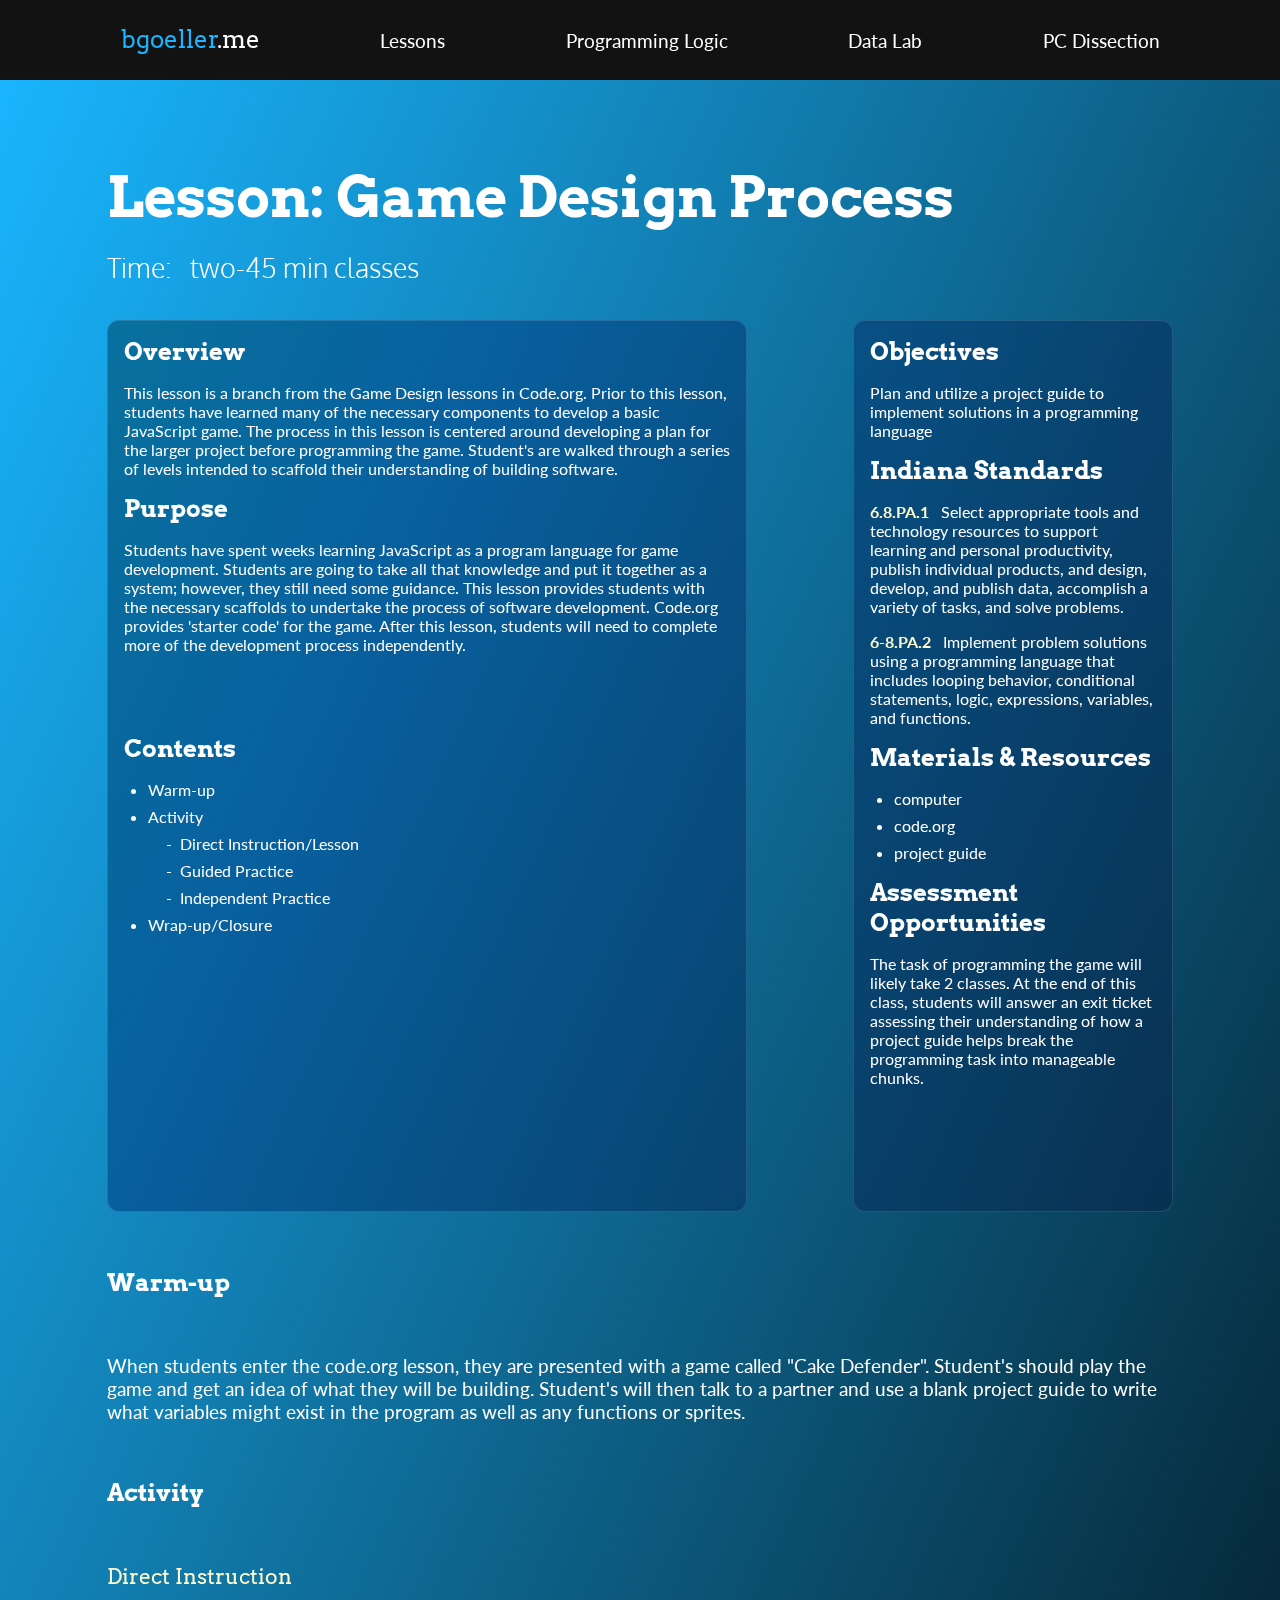
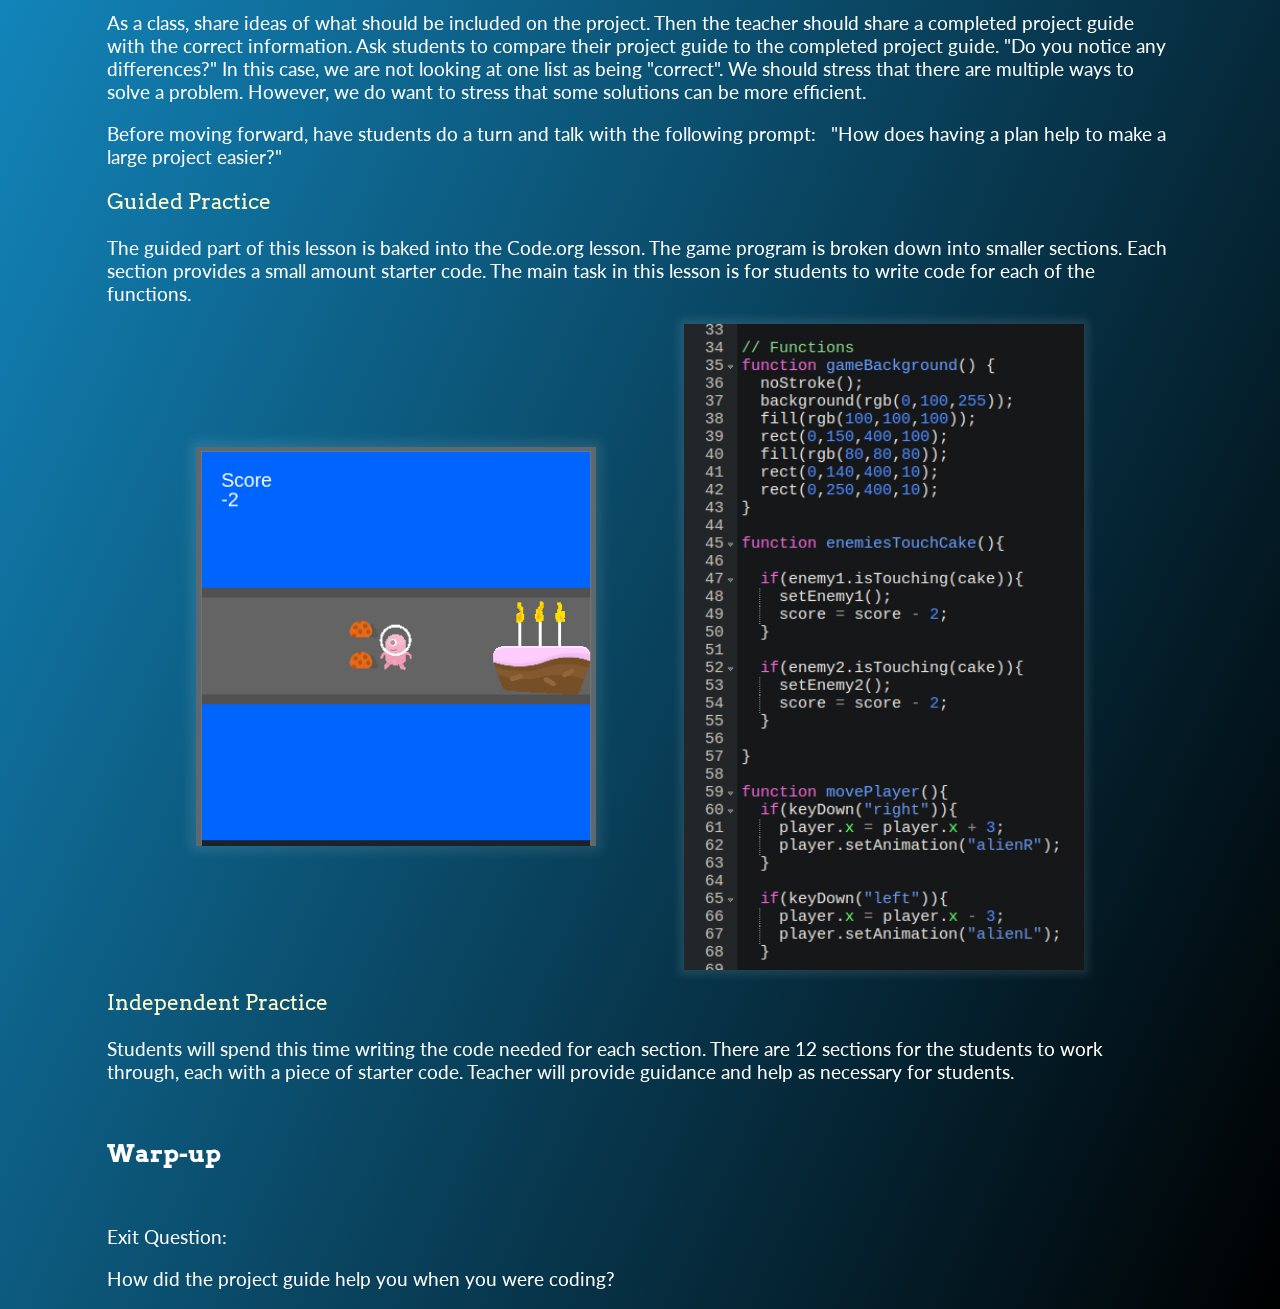
<file: lessonpages/gamedesign.html>
<!DOCTYPE html>
<html lang="en" dir="ltr">
  <head>
    <meta charset="utf-8">
    <meta name="viewport" content="width=device-width, initial-scale=1.0">
    <title>bgoeller.me/gamedesign</title>
    <link href='../css/style.css' rel='stylesheet'>
    <!-- fonts -->
    <link rel="preconnect" href="https://fonts.googleapis.com">
    <link rel="preconnect" href="https://fonts.gstatic.com" crossorigin>
    <link href="https://fonts.googleapis.com/css2?family=Arvo:ital,wght@0,400;0,700;1,400;1,700&family=Lato:ital,wght@0,100;0,300;0,400;0,700;0,900;1,100;1,300;1,400;1,700;1,900&family=Unica+One&display=swap" rel="stylesheet">
    <link href="https://fonts.googleapis.com/css2?family=Oxygen:wght@300;400;700&display=swap" rel="stylesheet">
  </head>
  <body>
    <header>
      <div id='logo'>
        <a href='../index.html'><div class='shift-up'>bgoeller<span class=logo-half>.me</span></div></a>
      </div>
        <a href='../index.html#lessons-container'><p>Lessons</p></a>
        <a href='./programlogic.html'><p>Programming Logic</p></a>
        <a href='./datalab.html'><p>Data Lab</p></a>
        <a href='./pcdissection.html'><p>PC Dissection</p></a>
    </header>

    <section id='lesson-grid' class='five-grid'>
      <div class='title-time'>
        <h4>Lesson: Game Design Process</h4>
          <br>
        <h5>Time: &nbsp two-45 min classes</h5>
      </div>

      <div class='left-frame'>
        <h6>Overview</h6>
        <p>This lesson is a branch from the Game Design lessons in Code.org.
          Prior to this lesson, students have learned many of the necessary components to develop a basic JavaScript game.
          The process in this lesson is centered around developing a plan for the larger project before programming the game.
          Student's are walked through a series of levels intended to scaffold their understanding of building software.</p>
        <h6>Purpose</h6>
        <p>Students have spent weeks learning JavaScript as a program language for game development.
        Students are going to take all that knowledge and put it together as a system; however,
        they still need some guidance.
        This lesson provides students with the necessary scaffolds to undertake the process of software development.
        Code.org provides 'starter code' for the game.
        After this lesson, students will need to complete more of the development process independently.</p>
        <div class='push-down'>
          <h6>Contents</h6>
          <ul>
            <a href='./gamedesign.html#warm-up'><li>Warm-up</li></a>
            <a href='./gamedesign.html#activity'><li>Activity</li></a>
            <a href='./gamedesign.html#direct-instruction'><li class='tab'>Direct Instruction/Lesson</li></a>
            <a href='./gamedesign.html#guided-practice'><li class='tab'>Guided Practice</li></a>
            <a href='./gamedesign.html#independent-practice'><li class='tab'>Independent Practice</li></a>
            <a href='./gamedesign.html#wrap-up'><li>Wrap-up/Closure</li></a>
          </ul>
        </div>
      </div>

      <div class='right-frame'>
        <h6>Objectives</h6>
        <p>Plan and utilize a project guide to implement solutions in a programming language</p>
        <h6>Indiana Standards</h6>
        <p><span class='indicator-bold'>6.8.PA.1</span> &nbsp Select appropriate tools and technology resources to support learning and personal
         productivity, publish individual products, and design, develop, and publish data,
         accomplish a variety of tasks, and solve problems.</p>
         <p><span class='indicator-bold'>6-8.PA.2</span> &nbsp Implement problem solutions using a programming language that includes looping
          behavior, conditional statements, logic, expressions, variables, and functions.</p>
        <h6>Materials & Resources</h6>
        <ul>
          <li>computer</li>
          <li>code.org</li>
          <li>project guide</li>
        </ul>
        <h6>Assessment Opportunities</h6>
        <p>The task of programming the game will likely take 2 classes.
         At the end of this class, students will answer an exit ticket assessing their understanding
         of how a project guide helps break the programming task into manageable chunks.</p>
      </div>

      <div class='lesson-main'>
        <div id='warm-up'>
          <h6>Warm-up</h6>
          <p>When students enter the code.org lesson, they are presented with a game called "Cake Defender".
           Student's should play the game and get an idea of what they will be building. Student's will
           then talk to a partner and use a blank project guide to write what variables might exist in the
           program as well as any functions or sprites.</p>
        </div>

        <div id='activity'>
          <h6>Activity</h6>
          <div id='direct-instruction'>
            <p class='small-heading'>Direct Instruction</p>
            <p>As a class, share ideas of what should be included on the project. Then the teacher should
            share a completed project guide with the correct information.
            Ask students to compare their project guide to the completed project guide. "Do you notice any differences?"  In this case, we are not looking at one list as being "correct".  We should stress
            that there are multiple ways to solve a problem.  However, we do want to stress that some
            solutions can be more efficient.</p>
            <p>Before moving forward, have students do a turn and talk with the following prompt: &nbsp
            "How does having a plan help to make a large project easier?"</p>
          </div>

          <div id='guided-practice'>
            <p class='small-heading'>Guided Practice</p>
            <p>The guided part of this lesson is baked into the Code.org lesson.  The game program is
             broken down into smaller sections.  Each section provides a small amount starter code.
             The main task in this lesson is for students to write code for each of the functions.</p>
          </div>

          <div class='game-screen-flexbox'>
            <img class='cakeGameScreen' src='../resources/cakeDefenderScreen.png' alt='game screenshot'>
            <img class='cakeGameCode' src='../resources/cakeDefenderCode.png' alt='game code screenshot'>
          </div>

          <div id='independent-practice'>
            <p class='small-heading'>Independent Practice</p>
            <p>Students will spend this time writing the code needed for each section.  There are 12 sections
              for the students to work through, each with a piece of starter code. Teacher will provide
              guidance and help as necessary for students.</p>
          </div>
        </div>

        <div id='wrap-up'>
          <h6>Warp-up</h6>
          <p>Exit Question: </p>
          <p>How did the project guide help you when you were coding?</p>
        </div>
      </div>

    </section>

  </body>
</html>
</file>
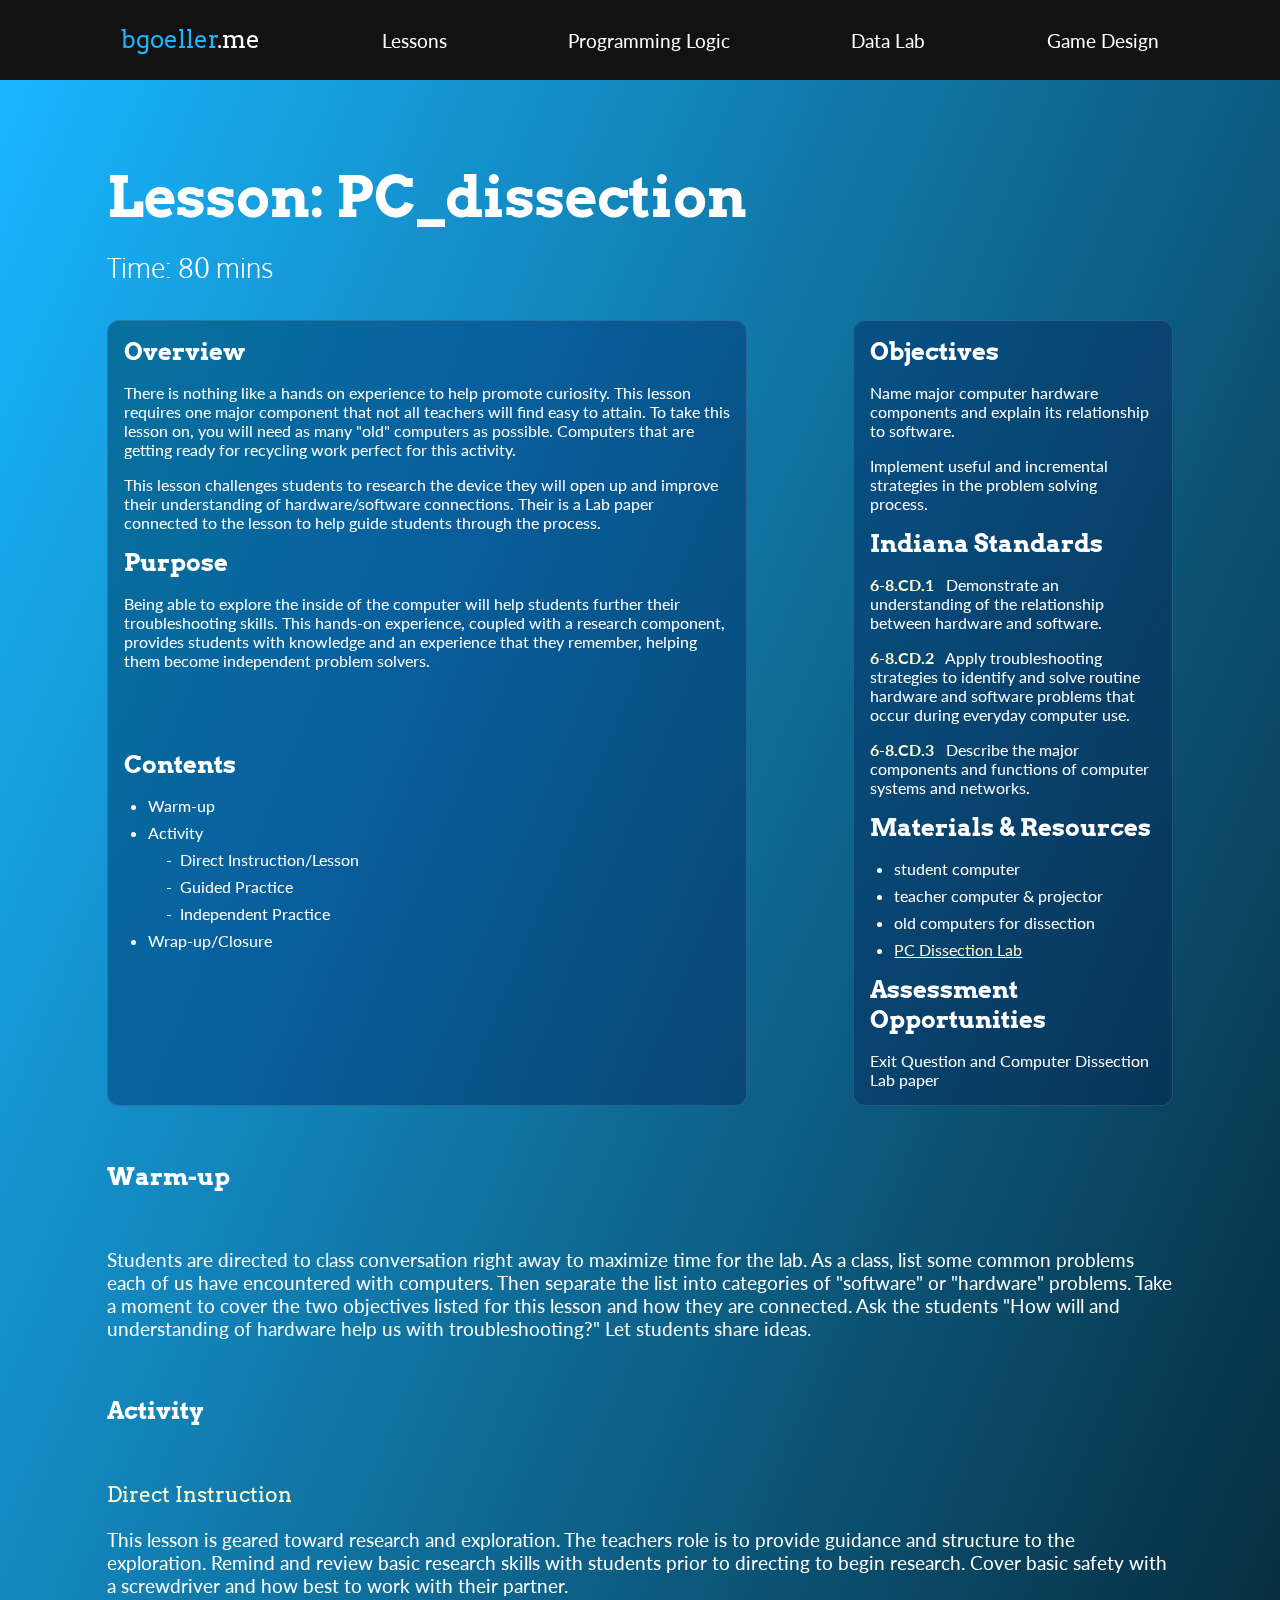
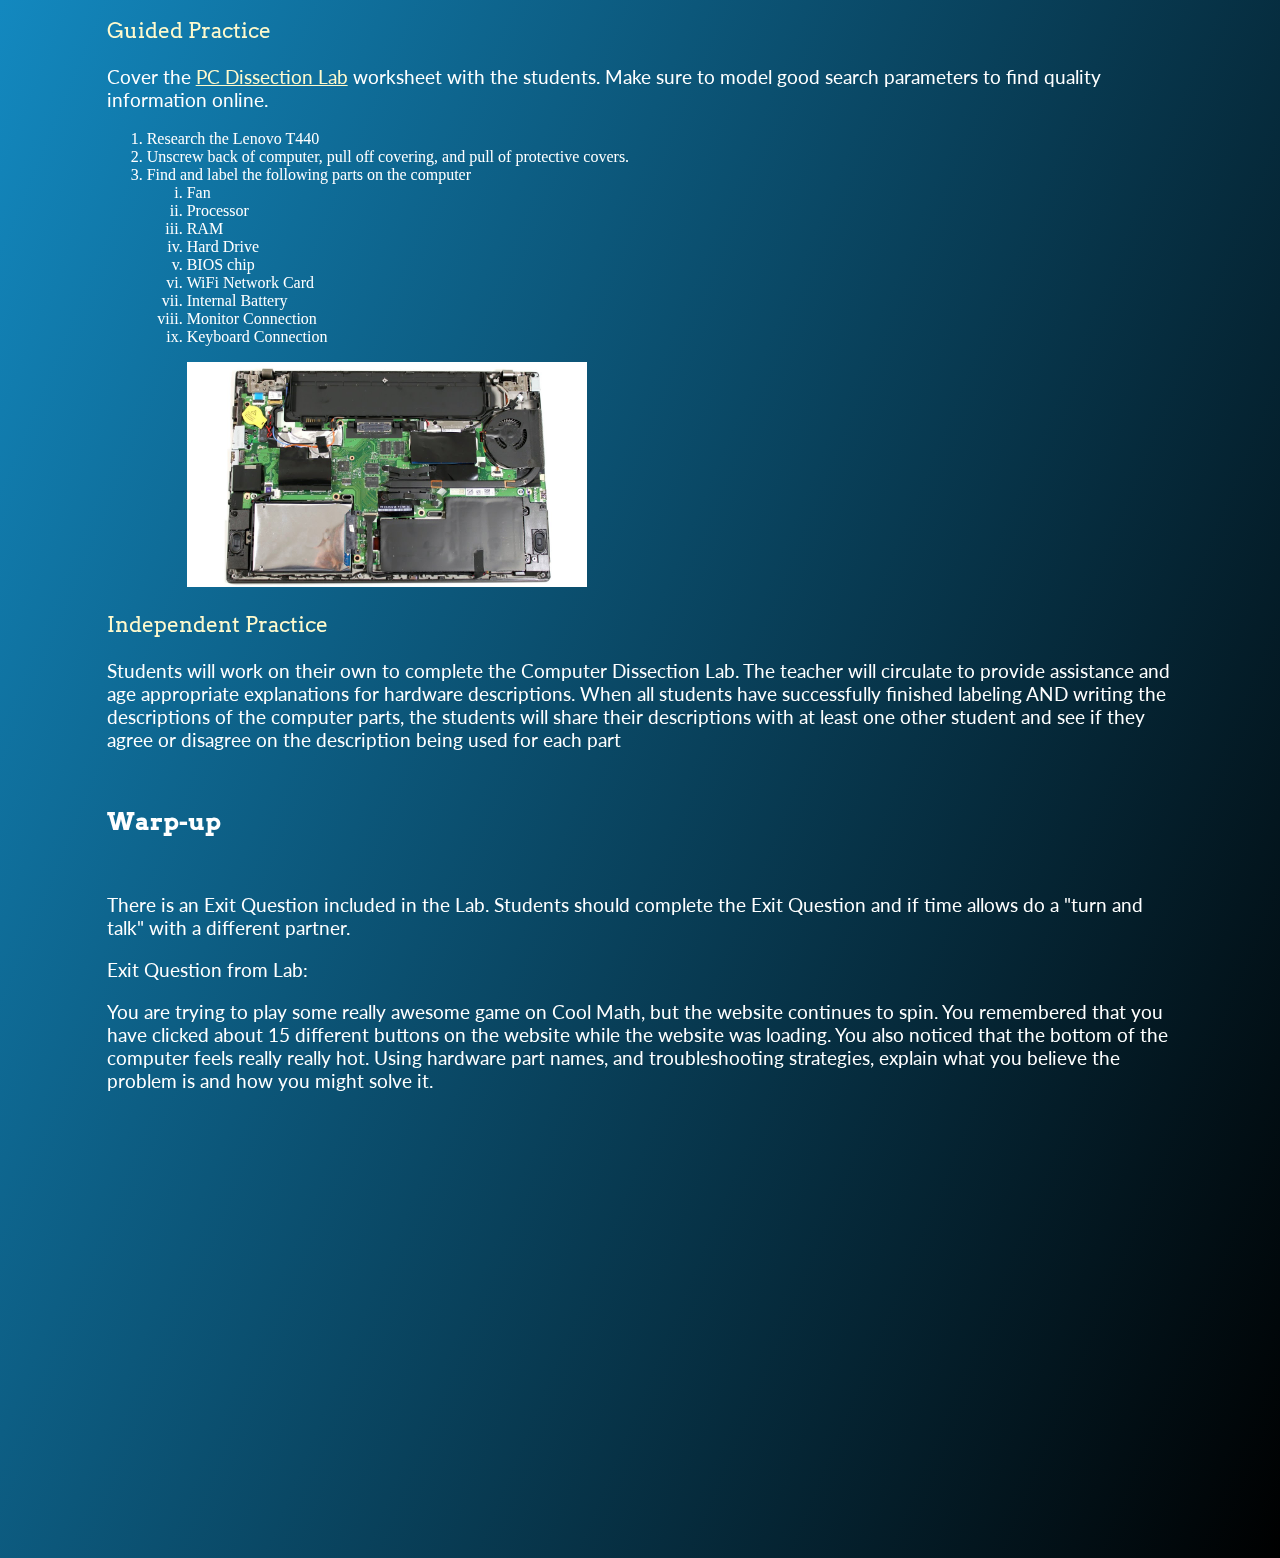
<file: lessonpages/pcdissection.html>
<!DOCTYPE html>
<html lang="en" dir="ltr">
  <head>
    <meta charset="utf-8">
    <meta name="viewport" content="width=device-width, initial-scale=1.0">
    <title>bgoeller.me/pcdissection</title>
    <link href='../css/style.css' rel='stylesheet'>
    <!-- fonts -->
    <link rel="preconnect" href="https://fonts.googleapis.com">
    <link rel="preconnect" href="https://fonts.gstatic.com" crossorigin>
    <link href="https://fonts.googleapis.com/css2?family=Arvo:ital,wght@0,400;0,700;1,400;1,700&family=Lato:ital,wght@0,100;0,300;0,400;0,700;0,900;1,100;1,300;1,400;1,700;1,900&family=Unica+One&display=swap" rel="stylesheet">
    <link href="https://fonts.googleapis.com/css2?family=Oxygen:wght@300;400;700&display=swap" rel="stylesheet">
  </head>
  <body>
    <header>
      <div id='logo'>
        <a href='../index.html'><div class='shift-up'>bgoeller<span class=logo-half>.me</span></div></a>
      </div>
        <a href='../index.html#lessons-container'><p>Lessons</p></a>
        <a href='./programlogic.html'><p>Programming Logic</p></a>
        <a href='./datalab.html'><p>Data Lab</p></a>
        <a href='./gamedesign.html'><p>Game Design</p></a>
    </header>

    <section id='lesson-grid'>
      <div class='title-time'>
        <h4>Lesson: PC_dissection</h4>
          <br>
        <h5>Time: 80 mins</h5>
      </div>

      <div class='left-frame'>
        <h6>Overview</h6>
        <p>There is nothing like a hands on experience to help promote curiosity.
          This lesson requires one major component that not all teachers will find easy to attain.
          To take this lesson on, you will need as many "old" computers as possible.
          Computers that are getting ready for recycling work perfect for this activity.</p>
        <p>This lesson challenges students to research the device they will open up and improve their
          understanding of hardware/software connections.  Their is a Lab paper connected to the lesson
          to help guide students through the process.</p>
        <h6>Purpose</h6>
        <p>Being able to explore the inside of the computer will help students further their troubleshooting
          skills.  This hands-on experience, coupled with a research component, provides students with
          knowledge and an experience that they remember, helping them become independent problem solvers.</p>
        <div class='push-down'>
        <h6>Contents</h6>
          <ul>
            <a href='./pcdisection.html#warm-up'><li>Warm-up</li></a>
            <a href='./pcdisection.html#activity'><li>Activity</li></a>
            <a href='./pcdisection.html#direct-instruction'><li class='tab'>Direct Instruction/Lesson</li></a>
            <a href='./pcdisection.html#guided-practice'><li class='tab'>Guided Practice</li></a>
            <a href='./pcdisection.html#independent-practice'><li class='tab'>Independent Practice</li></a>
            <a href='./pcdisection.html#wrap-up'><li>Wrap-up/Closure</li></a>
          </ul>
        </div>
      </div>

      <div class='right-frame'>
        <h6>Objectives</h6>
        <p>Name major computer hardware components and explain its relationship to software.</p>
        <p>Implement useful and incremental strategies in the problem solving process.</p>
        <h6>Indiana Standards</h6>
        <p><span class='indicator-bold'>6-8.CD.1</span> &nbsp Demonstrate an understanding of the
          relationship between hardware and software.</p>
        <p><span class='indicator-bold'>6-8.CD.2</span> &nbsp Apply troubleshooting strategies to identify
          and solve routine hardware and software problems that occur during everyday computer use.</p>
        <p><span class='indicator-bold'>6-8.CD.3</span> &nbsp Describe the major components and functions of
          computer systems and networks.</p>
        <h6>Materials & Resources</h6>
        <ul>
          <li>student computer</li>
          <li>teacher computer & projector</li>
          <li>old computers for dissection</li>
          <li class='pdf-link'>
            <a href='../resources/computerdissectionlab.pdf' target='_blank' rel='noopener noreferrer'>PC Dissection Lab</a>
          </li>
        </ul>
        <h6>Assessment Opportunities</h6>
        <p>Exit Question and Computer Dissection Lab paper</p>
      </div>

      <div class='lesson-main'>
        <div id='warm-up'>
          <h6>Warm-up</h6>
          <p>Students are directed to class conversation right away to maximize time for the lab.
          As a class, list some common problems each of us have encountered with computers.
          Then separate the list into categories of "software" or "hardware" problems.
          Take a moment to cover the two objectives listed for this lesson and how they are connected.
          Ask the students "How will and understanding of hardware help us with troubleshooting?"
          Let students share ideas.</p>
        </div>

        <div id='activity'>
          <h6>Activity</h6>
          <div id='direct-instruction'>
            <p class='small-heading'>Direct Instruction</p>
            <p>This lesson is geared toward research and exploration.  The teachers role is to provide
              guidance and structure to the exploration.
              Remind and review basic research skills with students prior to directing to begin research.
              Cover basic safety with a screwdriver and how best to work with their partner.</p>
          </div>

          <div id='guided-practice'>
            <p class='small-heading'>Guided Practice</p>
            <p>Cover the
              <span class='pdf-link'>
                <a href='../resources/computerdissectionlab.pdf' target='_blank' rel='noopener noreferrer'>
                  PC Dissection Lab</a>
              </span>
              worksheet with the students. Make sure to model good search parameters to find quality
              information online.</p>
            <ol>
              <li>Research the Lenovo T440</li>
              <li>Unscrew back of computer, pull off covering, and pull of protective covers.</li>
              <li>Find and label the following parts on the computer</li>
                <ol type='i'>
                  <li>Fan</li>
                  <li>Processor</li>
                  <li>RAM</li>
                  <li>Hard Drive</li>
                  <li>BIOS chip</li>
                  <li>WiFi Network Card</li>
                  <li>Internal Battery</li>
                  <li>Monitor Connection</li>
                  <li>Keyboard Connection</li>
                </ol>
            </ol>
            <img class='motherboard' src='../resources/t440.jpg' alt='motherboard and components'>
          </div>

          <div id='independent-practice'>
            <p class='small-heading'>Independent Practice</p>
            <p>Students will work on their own to complete the Computer Dissection Lab.
              The teacher will circulate to provide assistance and age appropriate explanations for hardware
              descriptions.
              When all students have successfully finished labeling AND writing the descriptions of the
              computer parts, the students will share their descriptions with at least one other student and
              see if they agree or disagree on the description being used for each part</p>
          </div>
        </div>

        <div id='wrap-up'>
          <h6>Warp-up</h6>
          <p>There is an Exit Question included in the Lab.  Students should complete the Exit Question
          and if time allows do a "turn and talk" with a different partner.</p>
          <p>Exit Question from Lab: </p>
          <p>You are trying to play some really awesome game on Cool Math, but the website continues to
            spin.
            You remembered that you have clicked about 15 different buttons on the website while the website
            was loading.  You also noticed that the bottom of the computer feels really really hot. Using
            hardware part names, and troubleshooting strategies, explain what you believe the problem is and
            how you might solve it.</p>
        </div>
      </div>

    </section>

  </body>
</html>
</file>
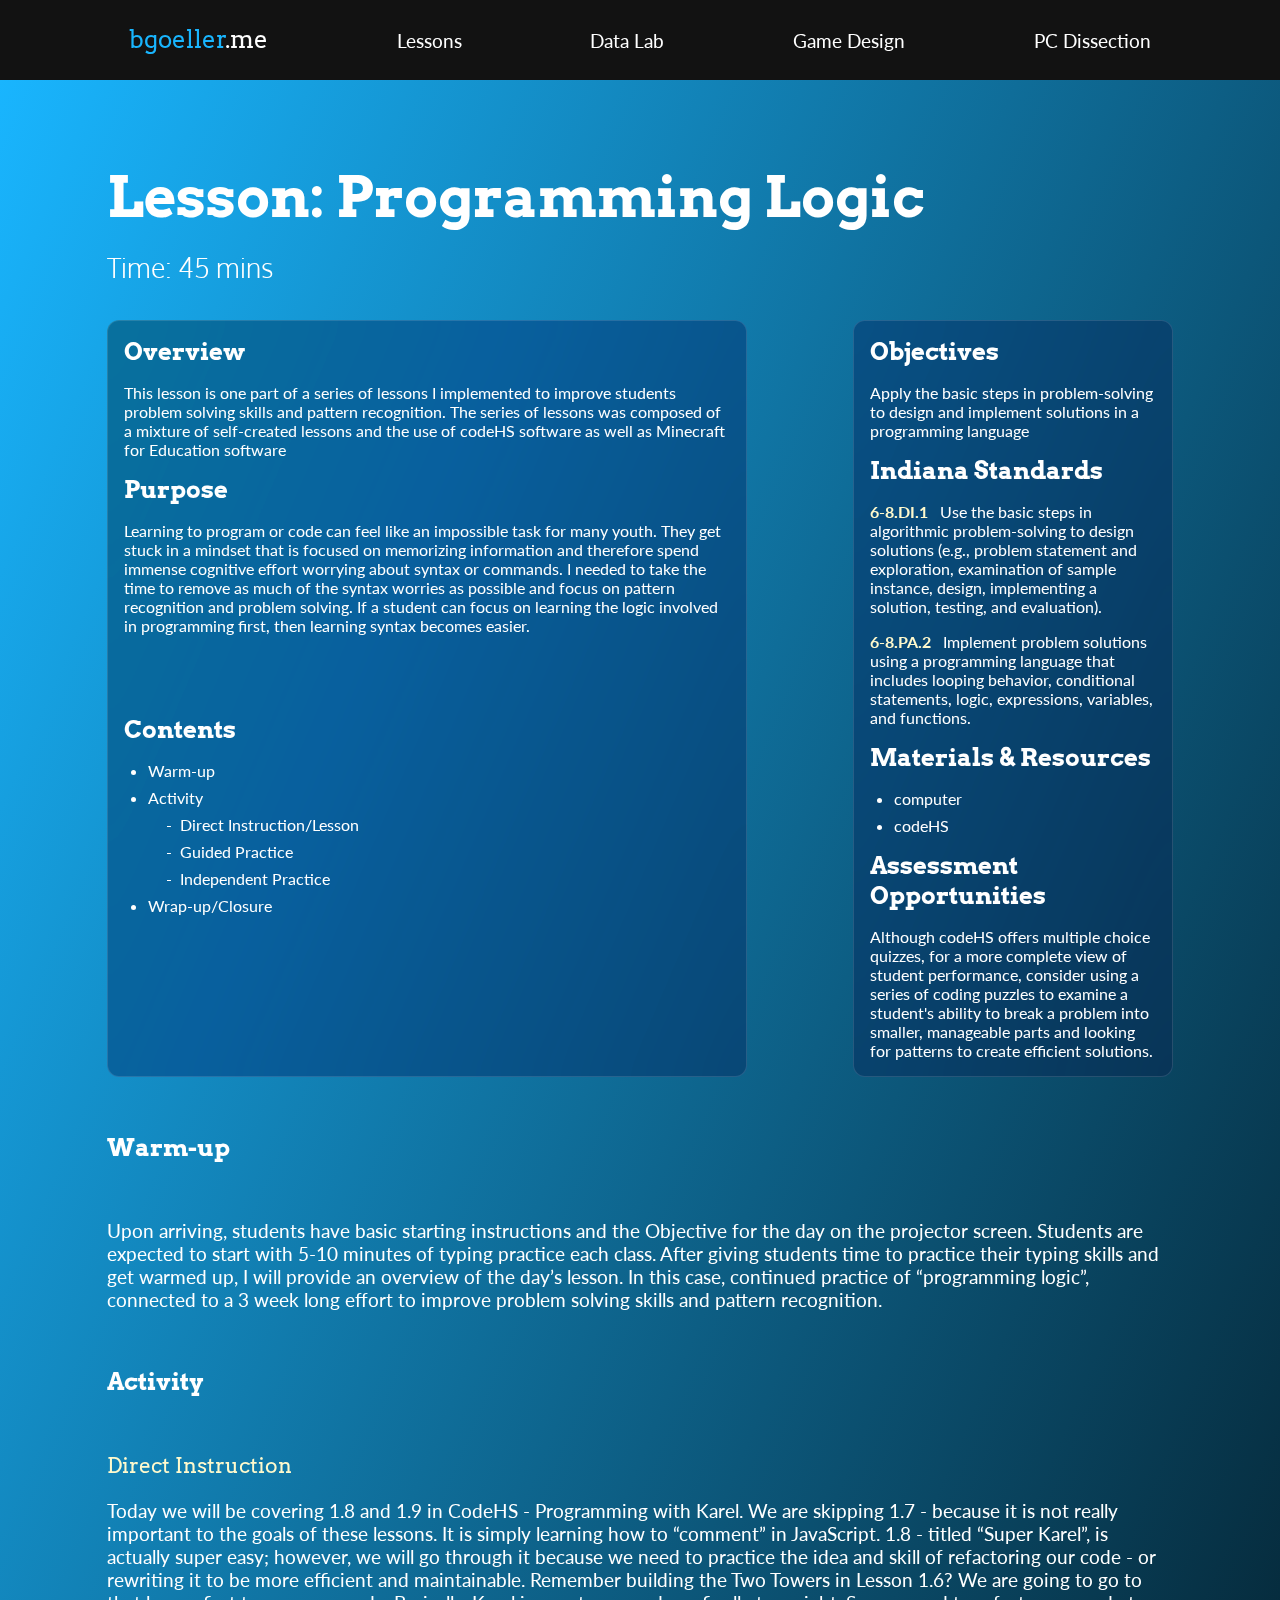
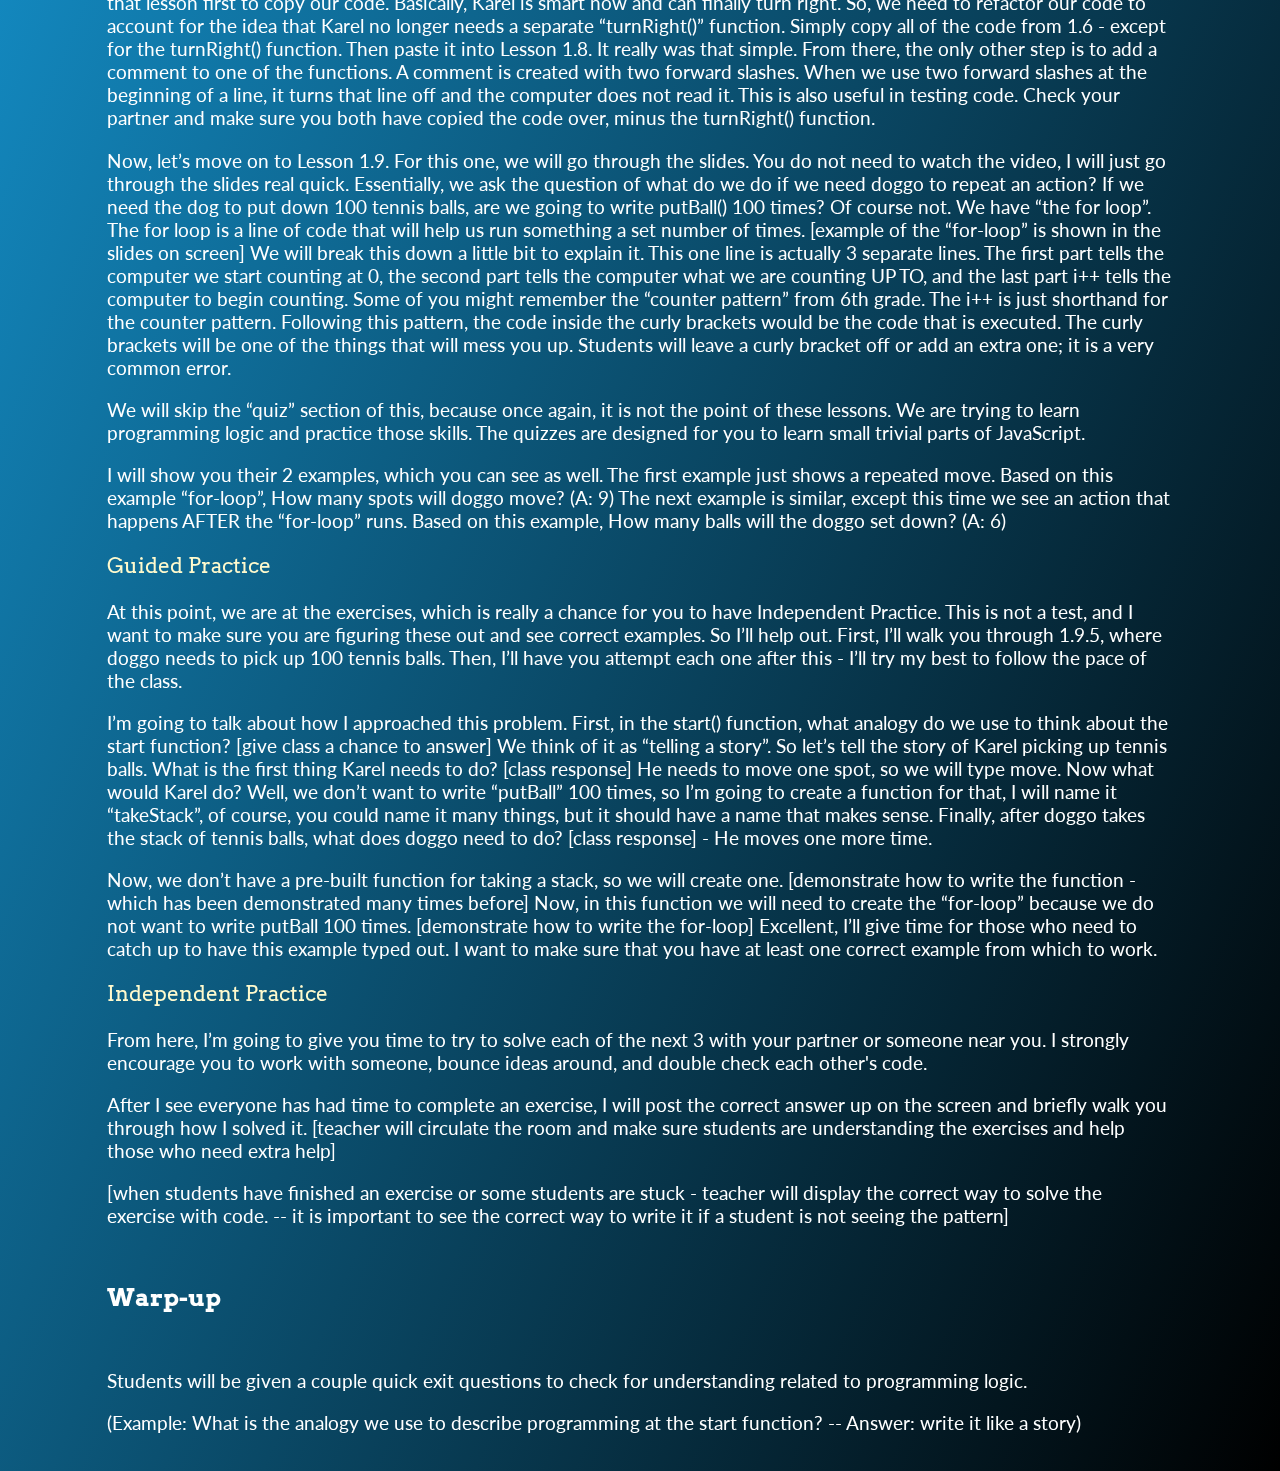
<file: lessonpages/programlogic.html>
<!DOCTYPE html>
<html lang="en" dir="ltr">
  <head>
    <meta charset="utf-8">
    <meta name="viewport" content="width=device-width, initial-scale=1.0">
    <title>bgoeller.me/programlogic</title>
    <link href='../css/style.css' rel='stylesheet'>
    <!-- fonts -->
    <link rel="preconnect" href="https://fonts.googleapis.com">
    <link rel="preconnect" href="https://fonts.gstatic.com" crossorigin>
    <link href="https://fonts.googleapis.com/css2?family=Arvo:ital,wght@0,400;0,700;1,400;1,700&family=Lato:ital,wght@0,100;0,300;0,400;0,700;0,900;1,100;1,300;1,400;1,700;1,900&family=Unica+One&display=swap" rel="stylesheet">
    <link href="https://fonts.googleapis.com/css2?family=Oxygen:wght@300;400;700&display=swap" rel="stylesheet">
  </head>
  <body>
    <header>
      <div id='logo'>
        <a href='../index.html'><div class='shift-up'>bgoeller<span class=logo-half>.me</span></div></a>
      </div>
        <a href='../index.html#lessons-container'><p>Lessons</p></a>
        <a href='./datalab.html'><p>Data Lab</p></a>
        <a href='./gamedesign.html'><p>Game Design</p></a>
        <a href='./pcdissection.html'><p>PC Dissection</p></a>
    </header>

    <section id='lesson-grid'>
      <div class='title-time'>
        <h4>Lesson: Programming Logic</h4>
          <br>
        <h5>Time: 45 mins</h5>
      </div>

      <div class='left-frame'>
        <h6>Overview</h6>
        <p>This lesson is one part of a series of lessons I implemented to improve students problem solving skills and pattern recognition.  The series of lessons was composed of a mixture of self-created lessons and the use of codeHS software as well as Minecraft for Education software</p>
        <h6>Purpose</h6>
        <p>Learning to program or code can feel like an impossible task for many youth.  They get stuck in a mindset that is focused on memorizing information and therefore spend immense cognitive effort worrying about syntax or commands.  I needed to take the time to remove as much of the syntax worries as possible and focus on pattern recognition and problem solving.  If a student can focus on learning the logic involved in programming first, then learning syntax becomes easier.</p>
        <div class='push-down'>
          <h6>Contents</h6>
            <ul>
              <a href='./programlogic.html#warm-up'><li>Warm-up</li></a>
              <a href='./programlogic.html#activity'><li>Activity</li></a>
              <a href='./programlogic.html#direct-instruction'><li class='tab'>Direct Instruction/Lesson</li></a>
              <a href='./programlogic.html#guided-practice'><li class='tab'>Guided Practice</li></a>
              <a href='./programlogic.html#independent-practice'><li class='tab'>Independent Practice</li></a>
              <a href='./programlogic.html#wrap-up'><li>Wrap-up/Closure</li></a>
            </ul>
        </div>
      </div>

      <div class='right-frame'>
        <h6>Objectives</h6>
        <p>Apply the basic steps in problem-solving to design and implement solutions in a programming language</p>
        <h6>Indiana Standards</h6>
        <p><span class='indicator-bold'>6-8.DI.1</span> &nbsp Use the basic steps in algorithmic problem-solving to design solutions (e.g., problem statement and exploration, examination of sample instance, design, implementing a solution, testing, and evaluation).</p>
        <p><span class='indicator-bold'>6-8.PA.2</span> &nbsp Implement problem solutions using a programming language that includes looping behavior, conditional statements, logic, expressions, variables, and functions.</p>
        <h6>Materials & Resources</h6>
        <ul>
          <li>computer</li>
          <li>codeHS</li>
        </ul>
        <h6>Assessment Opportunities</h6>
        <p>Although codeHS offers multiple choice quizzes, for a more complete view of student performance, consider using a series of coding puzzles to examine a student's ability to break a problem into smaller, manageable parts and looking for patterns to create efficient solutions.</p>
      </div>

      <div class='lesson-main'>
        <div id='warm-up'>
          <h6>Warm-up</h6>
          <p>Upon arriving, students have basic starting instructions and the Objective for the day on the projector screen.  Students are expected to start with 5-10 minutes of typing practice each class.  After giving students time to practice their typing skills and get warmed up, I will provide an overview of the day’s lesson.  In this case, continued practice of “programming logic”, connected to a 3 week long effort to improve problem solving skills and pattern recognition.</p>
        </div>

        <div id='activity'>
          <h6>Activity</h6>
          <div id='direct-instruction'>
            <p class='small-heading'>Direct Instruction</p>
            <p>Today we will be covering 1.8 and 1.9 in CodeHS - Programming with Karel.
              We are skipping 1.7 - because it is not really important to the goals of these lessons.
              It is simply learning how to “comment” in JavaScript.
              1.8 - titled “Super Karel”, is actually super easy; however, we will go through it because we need to practice the idea and skill of refactoring our code - or rewriting it to be more efficient and maintainable.
              Remember building the Two Towers in Lesson 1.6?  We are going to go to that lesson first to copy our code.
              Basically, Karel is smart now and can finally turn right.
              So, we need to refactor our code to account for the idea that Karel no longer needs a separate “turnRight()” function.
              Simply copy all of the code from 1.6 - except for the turnRight() function.  Then paste it into Lesson 1.8.  It really was that simple.
              From there, the only other step is to add a comment to one of the functions.
              A comment is created with two forward slashes.
              When we use two forward slashes at the beginning of a line, it turns that line off and the computer does not read it.
              This is also useful in testing code.
              Check your partner and make sure you both have copied the code over, minus the turnRight() function. </p>
              <p>Now, let’s move on to Lesson 1.9.
              For this one, we will go through the slides.
              You do not need to watch the video, I will just go through the slides real quick.
              Essentially, we ask the question of what do we do if we need doggo to repeat an action?
              If we need the dog to put down 100 tennis balls, are we going to write putBall() 100 times?
              Of course not.  We have “the for loop”.
              The for loop is a line of code that will help us run something a set number of times.
              [example of the “for-loop” is shown in the slides on screen]
              We will break this down a little bit to explain it.
              This one line is actually 3 separate lines.
              The first part tells the computer we start counting at 0, the second part tells the computer what we are counting UP TO, and the last part i++ tells the computer to begin counting.
              Some of you might remember the “counter pattern” from 6th grade.
              The i++ is just shorthand for the counter pattern.
              Following this pattern, the code inside the curly brackets would be the code that is executed.
              The curly brackets will be one of the things that will mess you up.
              Students will leave a curly bracket off or add an extra one; it is a very common error. </p>
              <p>We will skip the “quiz” section of this, because once again, it is not the point of these lessons.
              We are trying to learn programming logic and practice those skills.
              The quizzes are designed for you to learn small trivial parts of JavaScript.</p>
              <p>I will show you their 2 examples, which you can see as well.
              The first example just shows a repeated move.
              Based on this example “for-loop”, How many spots will doggo move? (A:  9)
              The next example is similar, except this time we see an action that happens AFTER the “for-loop” runs.  Based on this example, How many balls will the doggo set down?  (A:  6)</p>
          </div>

          <div id='guided-practice'>
            <p class='small-heading'>Guided Practice</p>
            <p>At this point, we are at the exercises, which is really a chance for you to have Independent Practice.
            This is not a test, and I want to make sure you are figuring these out and see correct examples.
            So I’ll help out.
            First, I’ll walk you through 1.9.5, where doggo needs to pick up 100 tennis balls.
            Then, I’ll have you attempt each one after this - I’ll try my best to follow the pace of the class.</p>
            <p>I’m going to talk about how I approached this problem.
            First, in the start() function, what analogy do we use to think about the start function?
            [give class a chance to answer]
            We think of it as “telling a story”.
            So let’s tell the story of Karel picking up tennis balls.
            What is the first thing Karel needs to do? [class response] He needs to move one spot, so we will type move.
            Now what would Karel do?
            Well, we don’t want to write “putBall” 100 times, so I’m going to create a function for that, I will name it “takeStack”, of course, you could name it many things, but it should have a name that makes sense.
            Finally, after doggo takes the stack of tennis balls, what does doggo need to do? [class response] - He moves one more time.</p>
            <p>Now, we don’t have a pre-built function for taking a stack, so we will create one.
            [demonstrate how to write the function - which has been demonstrated many times before]
            Now, in this function we will need to create the “for-loop” because we do not want to write putBall 100 times.
            [demonstrate how to write the for-loop]
            Excellent, I’ll give time for those who need to catch up to have this example typed out.
            I want to make sure that you have at least one correct example from which to work.</p>
          </div>

          <div id='independent-practice'>
            <p class='small-heading'>Independent Practice</p>
            <p>From here, I’m going to give you time to try to solve each of the next 3 with your partner or someone near you.
            I strongly encourage you to work with someone, bounce ideas around, and double check each other's code.</p>
            <p>After I see everyone has had time to complete an exercise, I will post the correct answer up on the screen and briefly walk you through how I solved it.
            [teacher will circulate the room and make sure students are understanding the exercises and help those who need extra help]</p>
            <p>[when students have finished an exercise or some students are stuck - teacher will display the correct way to solve the exercise with code. -- it is important to see the correct way to write it if a student is not seeing the pattern]</p>
          </div>
        </div>

        <div id='wrap-up'>
          <h6>Warp-up</h6>
          <p>Students will be given a couple quick exit questions to check for understanding related to programming logic.</p>
          <p>(Example:  What is the analogy we use to describe programming at the start function?  -- Answer: write it like a story)</p>
        </div>
      </div>

    </section>

  </body>
</html>
</file>
<file: css/style.css>
/*global*/
html{
  scroll-behavior: smooth;
}

body {
  background-color: #121212;
  font-size: 16px;
  margin: 0;
}

h1 {
  font-family: 'Arvo', serif;
  color: #fff;
  font-size: 8rem;
  text-transform: uppercase;
}

h2 {
  font-family: 'Arvo', serif;
  color: #fff;
  font-size: 4rem;
  text-transform: uppercase;
}

h3 {
  font-family: 'Oxygen', sans-serif;
  color: #fff;
  font-size: 3rem;
  font-weight: 300;
}

h4 {
  font-family: 'Arvo', serif;
  color: #fff;
  font-size: 3.5rem;
}

h5 {
  font-family: 'Oxygen', sans-serif;
  color: #fff;
  font-size: 1.7rem;
  font-weight: 300;
}

h6 {
  font-family: 'Arvo', serif;
  color: #fff;
  font-size: 1.5rem;
}

p {
  font-family: 'Lato', sans-serif;
  color: #fff;
  font-size: 1.2rem;
}

p.italic-lato {
  font-family: 'Lato', sans-serif;
  font-style: italic;
}

nav {
  color: #fff;
  font-size: 4rem;
  display: flex;
  flex-direction: column;
  align-items: center;
  justify-content: space-between;
}

a {
  text-decoration: none;
  color: #fff;
}

nav a .shift-down {
  transition: transform 0.15s;
}

nav a:hover .shift-down {
  transform: translateY(4px);
}

nav a .shift-up {
  transition: transform 0.15s;
}

nav a:hover .shift-up {
  transform: translateY(-4px);
}

#logo {
  margin-top: 3rem;
  margin-left: 3rem;
}

#logo a {
  font-family: 'Arvo', serif;
  font-size: 1.5rem;
  font-weight: 400;
  text-transform: lowercase;
  color: #19b5fe;
}

.logo-half{
  color: #fff;
}

#logo a .shift-up {
  transition: transform 0.15s;
}

#logo a:hover .shift-up {
  transform: translateY(-4px);
}

footer {
  display: flex;
  align-items: center;
  justify-content: space-evenly;
}

footer p {
  color: #19b5fe;
  font-style: italic;
  margin-bottom: 3rem;
}

.color-flip {
  color: #fff;
}

.dark-text {
  color: #000;
}

/*-- END OF GLOBAL --*/

/*landing page*/

#landing-container {
  display: grid;
  grid-template-columns: repeat(12, 1fr);
  grid-template-rows: repeat(6, 1fr);
}

#landing-container nav {
  grid-column: 1;
  grid-row: 2 / span 3;
}

.intro-container {
  grid-column: 3 / span 3;
  grid-row: 3 / span 2;
}

.intro-container h3 {
  padding-top: 2rem;
  color: #19b5fe;
}

.nav-landing-container {
  grid-column: 7 / span 6;
  grid-row: 1 / span 5;
}

.text-fill {
  background-color: #fff;
  position: relative;
  color: transparent;
  background-clip: text;
  -webkit-background-clip: text;
}

.text-fill::before {
  content: attr(data-nav);
  background-color: #19b5fe;
  position: absolute;
  top: 0;
  bottom: 0;
  left: 0;
  right: 0;
  width: 0;
  transition: all 800ms ease-in-out;
  color: transparent;
  background-clip: text;
  -webkit-background-clip: text;
}

.text-fill:hover::before {
  width: 100%;
}

.section-glows {
  box-shadow: 0 0 0 0 #fff inset, 0 0 0 0 #fff;
  transition: all 0.1s ease-in-out;
}

.section-glows:hover {
  text-shadow: 5px 5px 20px #fff,  -5px -5px 20px #fff;
}

.special-tag {
  display: none;
  position: absolute;
  top: 25rem;
  left: 9rem;
}

.special-sign:hover + .special-tag {
  display: block;
}

/*lessons page*/

#lessons-container {
  display: grid;
  grid-template-columns: repeat(12, 1fr);
  grid-template-rows: repeat(6, 1fr);
  background-color: #bdbdbd;
}

#lessons-container h2,
#lessons-container h3,
#lessons-container p,
#lessons-container a {
  color: #000;
}

#lessons-container nav {
  grid-column: 1;
  grid-row: 2 / span 3;
  color: #000;
}

.rotate {
  transform: rotate(-90deg);
}

.cs-title {
  grid-column: 5 / span 8;
  grid-row: 1;
}

.cs-image-container {
  grid-column: 3 / span 9;
  grid-row: 2 / span 2;
  display: flex;
  justify-content: space-between;
  align-items: start;
}

.ex-title {
  grid-column: 3 / span 9;
  grid-row: 3;
  text-align: center;
}

.ex-sub-title {
  font-family: 'Arvo', serif;
  color: #000;
  font-size: 1.3rem;
  text-transform: lowercase;
}

.ex-image-container {
  grid-column: 3 / span 9;
  grid-row: 4 / span 2;
  display: flex;
  justify-content: space-between;
  align-items: start;
}

/*Buttons - lessons section*/

.btn-box {
  background-color: #bdbdbd;
  border-style: none;
  text-align: center;
  cursor: pointer;
}

.box-line {
  background-color: rgba(189,189,189,0);
  border: 0.1875rem solid #000;
  border-left-style: none;
  width: 8rem;
  height: 9rem;
  z-index: 2;
  margin-left: 1rem;
  margin-top: 1rem;
}

.half-line {
  background-color: rgba(189,189,189,0);
  border-width: 0.1875rem;
  border-style: none none none solid;
  border-color: #000;
  width: 0;
  height: 3.65rem;
  position: absolute;
  z-index: 1;
  margin-left: 1rem;
  margin-top: 6.7rem;
}

.btn-box h3 {
  font-family: 'Unica One', cursive;
  color: #000;
  font-size: 5rem;
  background-color: rgba(189,189,189,0);
  border-style: none;
  position: absolute;
  z-index: 1;
  margin-top: 1rem;
}

.glows {
  box-shadow: 0 0 0 0 #fff inset, 0 0 0 0 #fff;
  transition: all 1s ease-in-out;
  background-color: rgba(189,189,189,0);
}

.glows:hover .half-line, .glows:hover .box-line {
  box-shadow: 0 0 12px 5px #fff inset, 0 0 10px 4px #fff;
}

.glows:hover h3 {
  text-shadow: 5px 5px 20px #fff,  -5px -5px 20px #fff;
}

.glows:active .half-line, .glows:active .box-line {
  box-shadow: 0 0 16px 6px #fff inset, 0 0 6px 2px #fff;
}

/*about page*/

#about-container {
  display: grid;
  grid-template-columns: repeat(12, 1fr);
  grid-template-rows: repeat(6, 1fr);
}

#about-container nav {
  grid-column: 1;
  grid-row: 2 / span 3;
}

.hello {
  grid-column: 4 / span 4;
  grid-row: 1 / span 2;
  font-size: 10rem;
  margin-bottom: 0;
  color: #fffacd;
}

.iam {
  grid-column: 6 / span 4;
  grid-row: 2;
  color: #19b5fe;
  margin-top: 7rem;
}

.bio {
  grid-column: 4 / span 8;
  grid-row: 2 / span 6;
  margin-top: 3rem;
}

.bio p {
  line-height: 150%;
}

.bio-text {
  padding-top: 10rem;
  padding-right: 12rem;
}

.selfie {
  width: 20rem;
  height: auto;
  float: right;
  padding-left: 4rem;
  padding-right: 4rem;
}

/*contact page*/

#contact-page {
  display: grid;
  grid-template-columns: repeat(12, 1fr);
  grid-template-rows: repeat(5, 1fr);
}

#contact-page nav {
  grid-column: 1;
  grid-row: 2 / span 2;
}

.contact-title {
  grid-column: 3 / span 9;
  grid-row: 1;
  display: flex;
  align-items: center;
  justify-content: space-evenly;
}

.line {
  width: 25rem;
  height: 0;
  border-width: 0.1875rem;
  border-style: none none solid none;
  border-color: #fff;
}

.contact-container {
  grid-column: 3 / span 9;
  grid-row: 2 / span 2;
  display: flex;
  align-items: center;
  justify-content: space-evenly;
}

.box {
  background-color: #bdbdbd;
  text-align: center;
  width: 20rem;
  height: auto;
}

.box p {
  margin-top: 0;
  margin-bottom: 1rem;
}

.resume h3 {
  margin-bottom: 1.5rem;
}

.box h3,
.box h5,
.box p {
  color: #000;
}

.email a {
  color: #000;
  transition: transform 0.15s;
}

.email a h5:hover {
  color: #0428a0;
  transform: translateY(-4px);
}

/*-------------------- lesson plan pages ----------------*/
/*-- global for Lesson Plan pages ONLY --*/

header {
  height: 5rem;
  background-color: #121212;
  display: flex;
  align-items: center;
  justify-content: space-evenly;
}

header #logo {
  margin-left: unset;
  margin-top: unset;
}

#lesson-grid {
  display: grid;
  grid-template-columns: repeat(12, 1fr);
  grid-template-rows: repeat(6,1fr);
  background: linear-gradient(to bottom right, #19b5fe, 50%, #000);
}

#lesson-grid.five-grid {
  grid-template-rows: repeat(5,1fr);
}

#lesson-grid a:hover {
  color: #fffacd;
  font-weight: 700;
}

.title-time {
  grid-column: 2 / span 10;
  grid-row: 1;
  margin-top: 0.5rem;
}

.title-time h4 {
  margin-bottom: 0;
}

.title-time h5 {
  margin-top: 0;
}

/*pseduo glass frames*/

.left-frame {
  grid-column: 2 / span 6;
  grid-row: 1 / span 2;
  backdrop-filter: blur(16px) saturate(180%);
  -webkit-backdrop-filter: blur(16px) saturate(180%);
  background-color: rgba(17, 25, 40, 0.45);
  border-radius: 12px;
  border: 1px solid rgba(255, 255, 255, 0.125);
  margin-top: 15rem;
}

.right-frame {
  grid-column: 9 / span 3;
  grid-row: 1 / span 2;
  backdrop-filter: blur(16px) saturate(180%);
  -webkit-backdrop-filter: blur(16px) saturate(180%);
  background-color: rgba(17, 25, 40, 0.45);
  border-radius: 12px;
  border: 1px solid rgba(255, 255, 255, 0.125);
  margin-top: 15rem;
}

.left-frame h6,
.right-frame h6 {
  margin: 1rem;
}

.left-frame p,
.right-frame p {
  font-size: 1rem;
  margin-left: 1rem;
  margin-right: 1rem;
}

.left-frame li,
.right-frame li {
  margin: 0.5rem 0;
  font-size: 1rem;
  font-family: 'Lato', sans-serif;
}

.left-frame ul,
.right-frame ul {
  list-style-type: disc;
  color: #fff;
}

.left-frame .tab {
  margin-left: 2rem;
  list-style-type: '-  ';
}

.push-down {
  margin-top: 5rem;
}

.indicator-bold {
  font-weight: 700;
  color: #fffacd;
}

/*section below glass frames*/

.lesson-main {
  grid-column: 2 / span 10;
  grid-row: 3 / span 4;
}

.small-heading {
  font-family: 'Arvo', serif;
  color: #fffacd;
  font-size: 1.3rem;
}

.pdf-link {
  width: 16rem;
}

.pdf-link a,
.pdf-link p {
  color: #fffacd;
  text-decoration: underline;
  transition: all 0.2s ease-in-out;
}

.pdf-link a:hover,
.pdf-link p:hover {
  color: #fff;
  font-size: 1.1em;
}

#guided-practice ol,
#guided-practice li {
  color: #fff;
}

/*-- Special Circumstances within Lesson Pages --*/

img.rocksvg {
  width: 20rem;
  height: auto;
  margin-left: 10rem;
}

img.motherboard {
  width: 25rem;
  height: auto;
  margin-left: 5rem;
}

.game-screen-flexbox {
  display: flex;
  align-items: center;
  justify-content: space-evenly;
}

.cakeGameScreen {
  width: 25rem;
  height: auto;
  box-shadow: 0 0 0.7rem 0.4rem rgba(255, 255, 255, 0.1);
}

.cakeGameCode {
  width: 25rem;
  height: auto;
  box-shadow: 0 0 0.5rem 0.3rem rgba(255, 255, 255, 0.1);
}

/*------------------MEDIA QUERIES-------------------*/

@media screen and (max-width: 1600px){
  .nav-landing-container h1 {
    font-size: 6rem;
  }

  .iam {
    grid-column: 4 / span 4;
    grid-row: 2;
  }

  .contact-title h2 {
    font-size: 3.5rem;
  }

  .line {
    width: 17rem;
  }

  .box {
    width: 15rem;
    height: auto;
  }

  .box h3 {
    font-size: 2rem;
  }

  .box h5 {
    font-size: 1.2rem;
  }

  .box p {
    font-size: 1rem;
  }
  .selfie {
    width: 17rem;
    height: auto;
    float: right;
    padding-left: 4rem;
    padding-right: 4rem;
  }
}

@media screen and (max-width: 1280px){
  .intro-container h3 {
    font-size: 2rem;
  }

  .intro-container h5 {
    font-size: 1rem;
  }

  .nav-landing-container h1 {
    font-size: 5rem;
  }

  .cs-title {
    grid-column: 4 / span 8;
    grid-row: 1;
  }

  .selfie {
    width: 15rem;
    height: auto;
    float: right;
    padding-left: 4rem;
    padding-right: 4rem;
  }

  .iam {
    margin-top: 5rem;
    font-size: 2rem;
  }

  .contact-title h2 {
    font-size: 3rem;
  }

  .line {
    width: 14rem;
  }

  .box {
    width: 12rem;
    height: auto;
  }

  .box h3 {
    font-size: 2rem;
  }

  .box h5 {
    font-size: 1rem;
  }

  .box p {
    font-size: 0.8rem;
  }
}

@media screen and (max-width: 768px) {
  #landing-container,
  #lessons-container,
  #about-container,
  footer {
    display: none;
  }

  #mobile-landing {
    display: block;
  }

  .mobile-main {
    display: flex;
    justify-content: center;
  }

  .mobile-warning-box {
    display: block;
    text-align: center;
    background-color: #bdbdbd;
    margin-top: 30%;
    width: 85%;
  }

  .mobile-warning-box p {
    color: #000;
    padding-bottom: 2rem;
  }

  .mobile-warning-box h5 {
    color: #000;
    font-weight: 700;
  }

}

@media screen and (min-width: 769px) {
  #mobile-landing {
    display: none;
  }
}

/*-- Special Section - App Design Overview --*/

/*-- Header --*/
#overview-page {
  height: 5rem;
  background-color: #121212;
  display: flex;
  align-items: center;
  justify-content: unset;
}

#overview-page #logo {
  margin-left: 3rem;
}

.paper-flex {
  display: flex;
  justify-content: center;
}

#graph-paper {
  border: 4px solid #e0e0e0;
  border-radius: 5px;
  box-shadow: 0 0 0.7rem 0.4rem rgba(255, 255, 255, 0.4);
  width: 80%;
  margin-top: 3rem;
  margin-bottom: 5rem;
  background-color: #fafafa;
  background-image:
  linear-gradient(0deg, transparent 24%,
                  rgba(0,0,0, .05) 25%,
                  rgba(0,0,0, .05) 26%, transparent 27%, transparent 74%,
                  rgba(0,0,0, .05) 75%,
                  rgba(0,0,0, .05) 76%, transparent 77%, transparent),
  linear-gradient(90deg, transparent 24%,
                  rgba(0,0,0, .05) 25%,
                  rgba(0,0,0, .05) 26%, transparent 27%, transparent 74%,
                  rgba(0,0,0, .05) 75%,
                  rgba(0,0,0, .05) 76%, transparent 77%, transparent);
  background-size: 50px 50px;
}

.task-flex,
.task-flex a {
  display: flex;
  flex-direction: column;
  align-items: center;
}

.task-box {
  background-color: #fafafa;
  width: 70%;
  border: 2px solid #424242;
  border-radius: 3px;
  margin-top: 2rem;
}

.blue-border {
  border-color: #19b5fe;
  border-width: 4px;
}

.task-box h5,
.task-box p {
  padding-left: 2rem;
}

.task-box h5 {
  margin-top: 2rem;
  margin-bottom: 0;
}

.bottom-margin-fix {
  margin-bottom: 2rem;
}

.code-review-form {
  width: 80%;
  height: auto;
}

a .task-box:hover {
  background-color: #e0e0e0;
}
/*END*/
</file>
